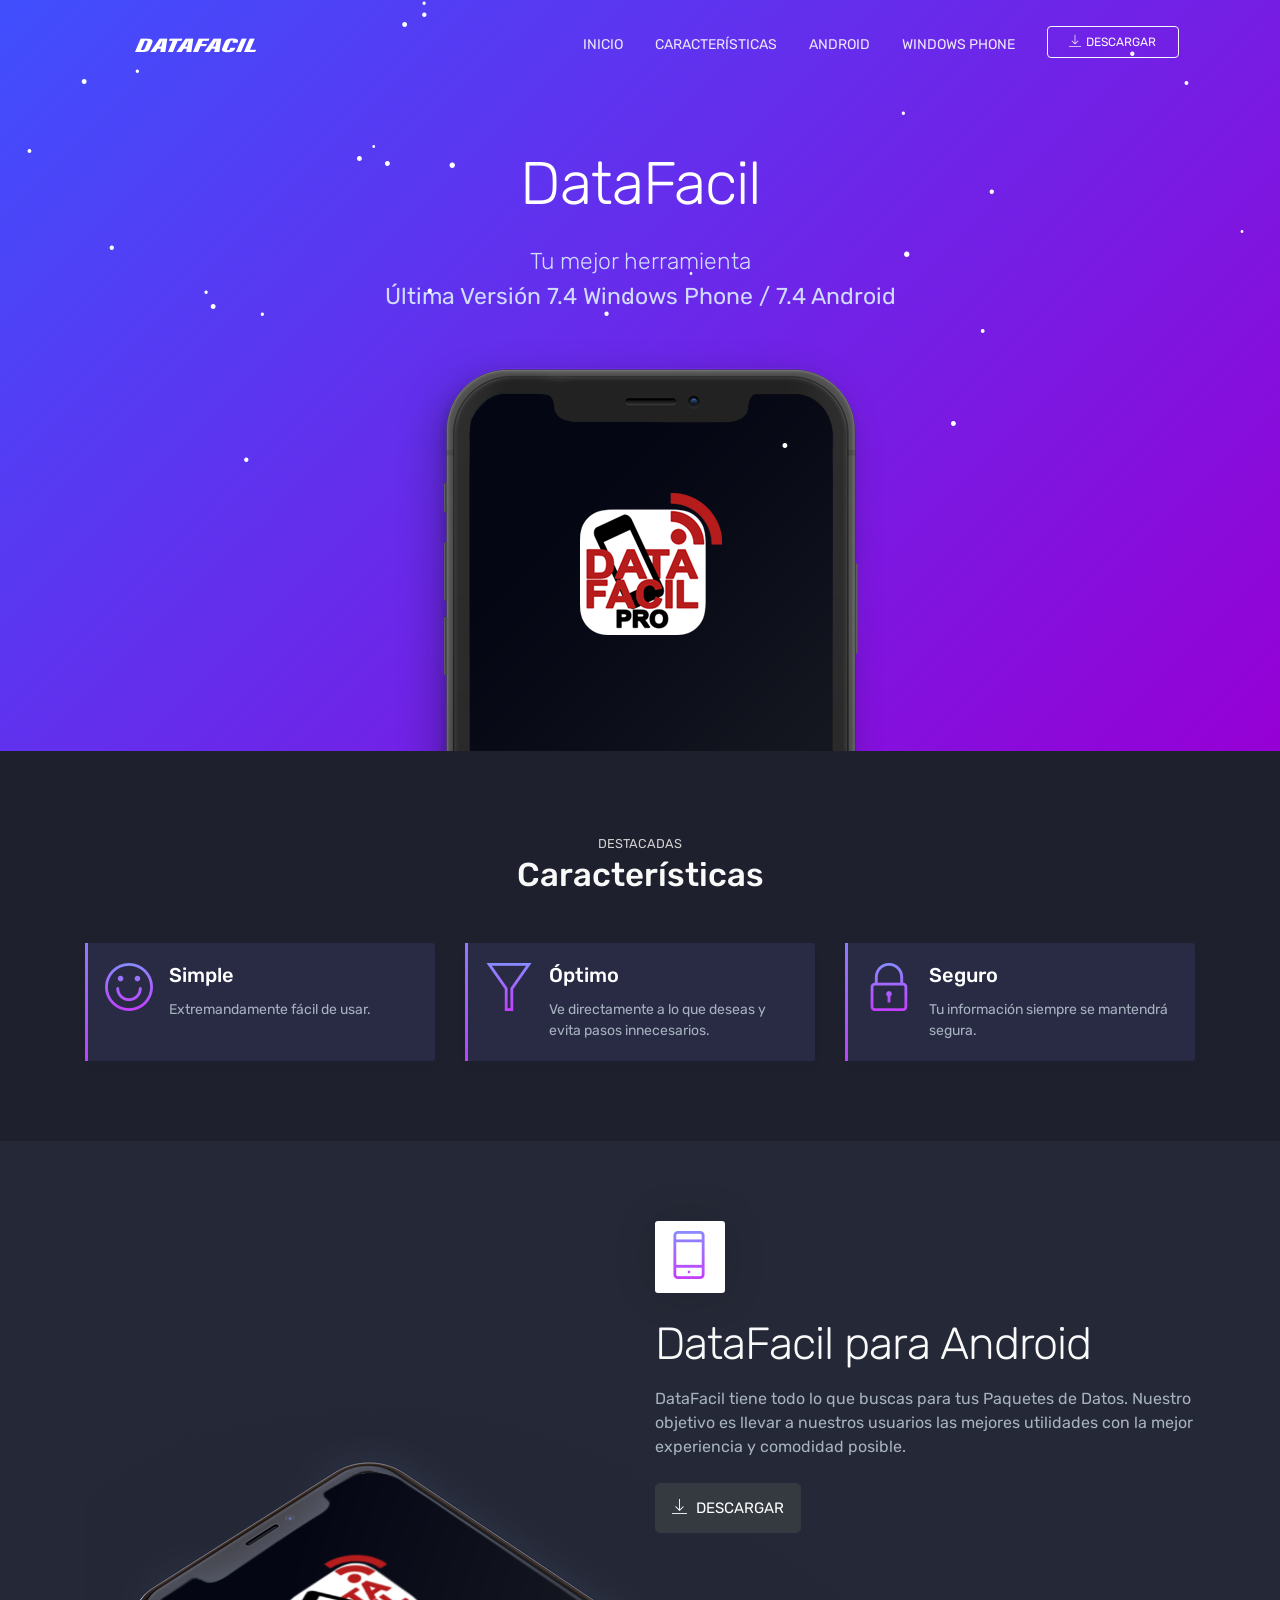
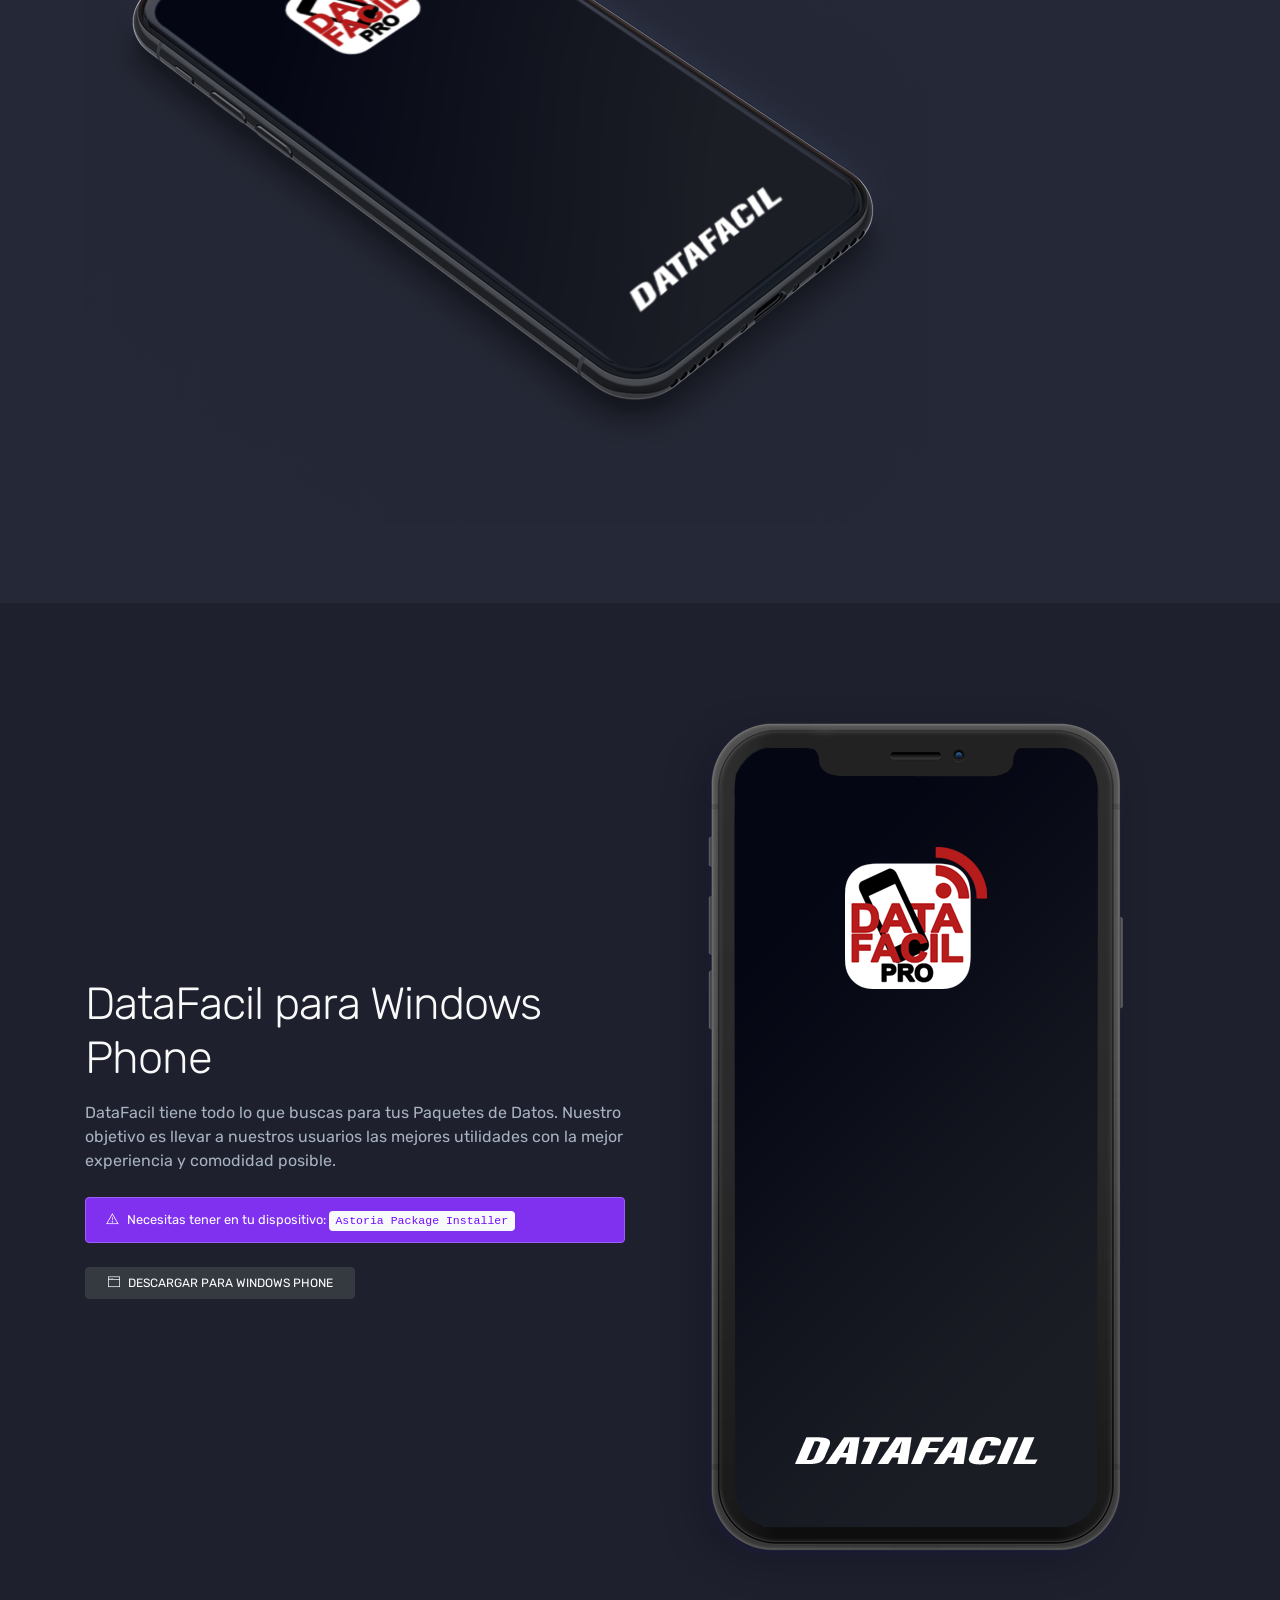
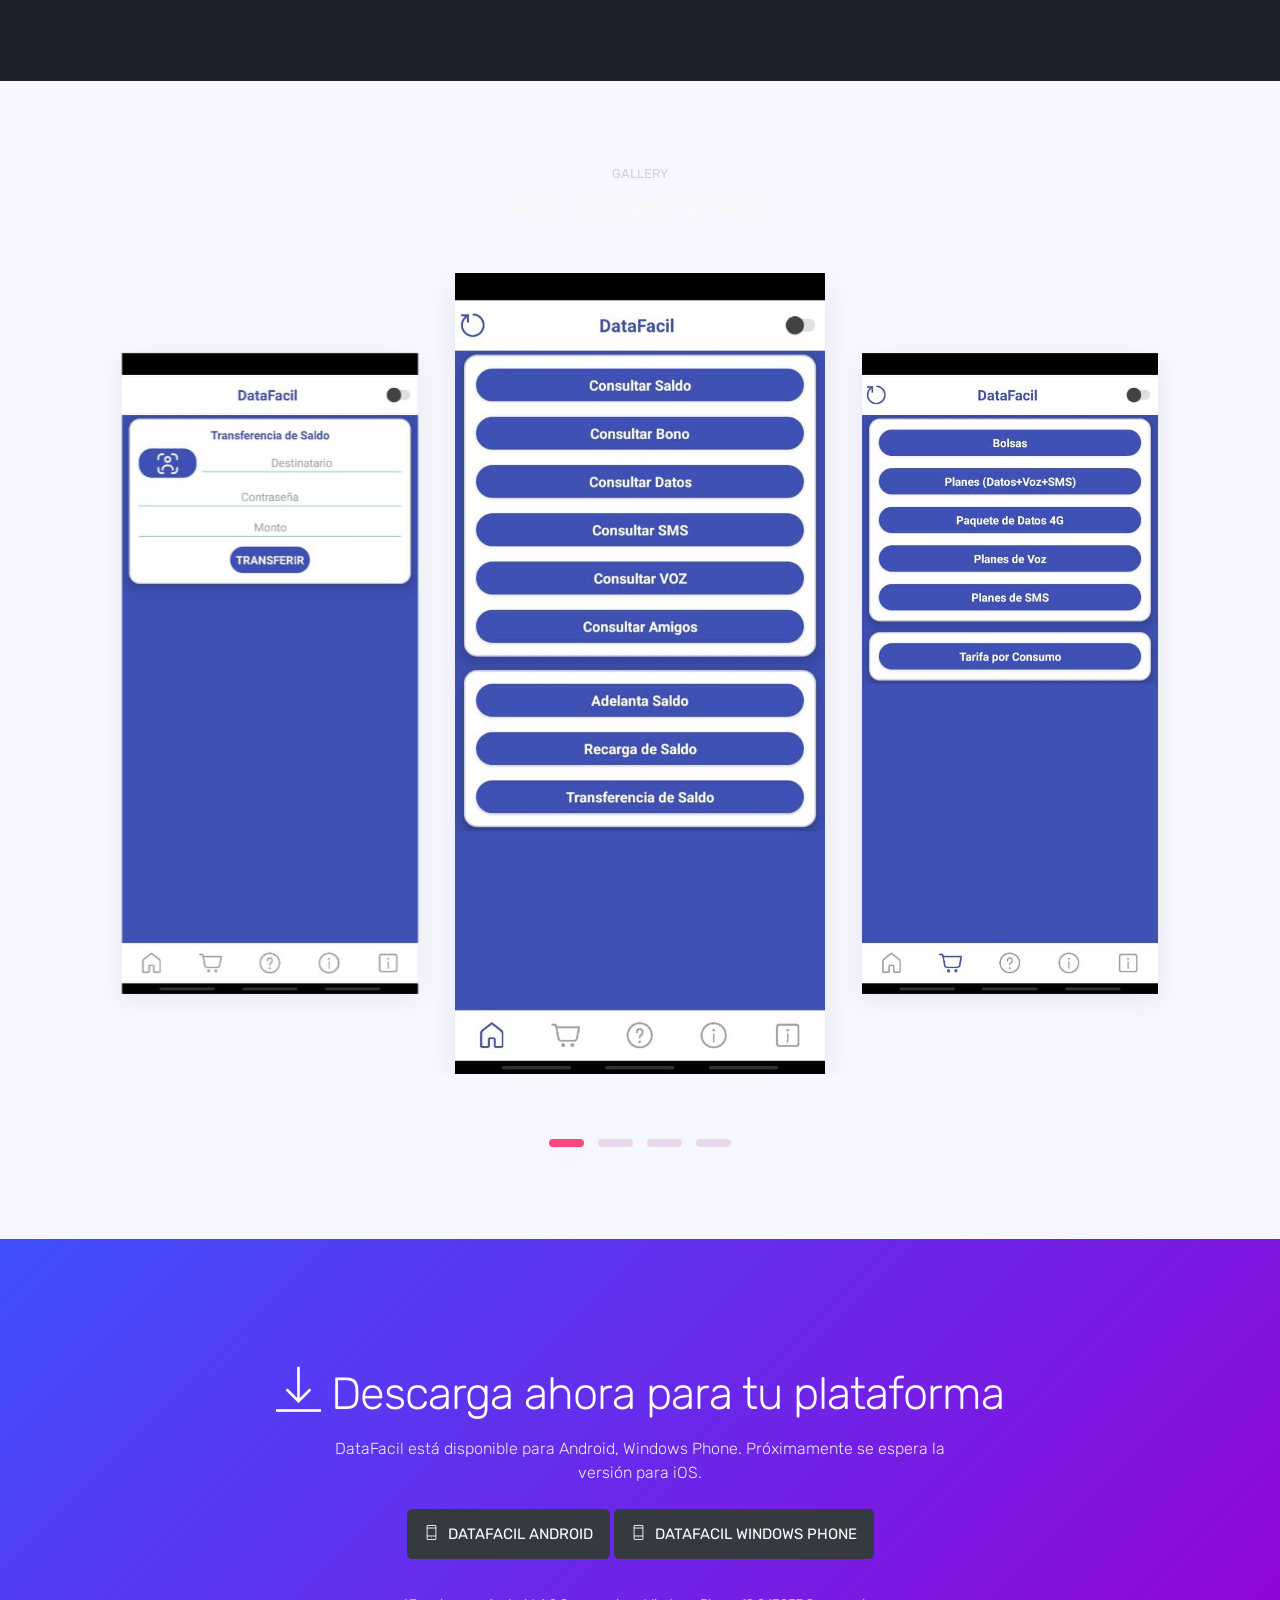
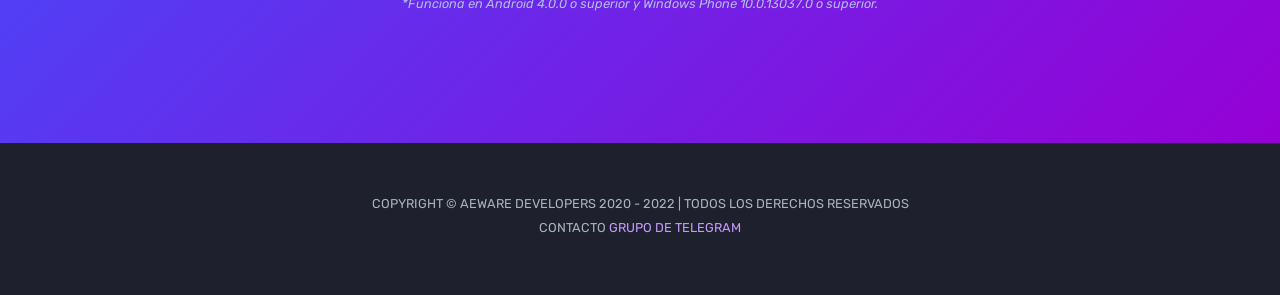
<file: index.html>
<!doctype html>
<html lang="en">
<head>
    <title>DataFacil</title>
    <!-- Required meta tags -->
    <meta charset="utf-8">
    <meta name="viewport" content="width=device-width, initial-scale=1, shrink-to-fit=no">
    <meta name="description"
          content="Tu mejor herramienta.">
    <meta name="keywords" content="">
    <link rel="icon" type="image/x-icon" href="images/icon.png">

    <!-- Font -->
    <link rel="dns-prefetch" href="https://fonts.googleapis.com/">
    <link href="https://fonts.googleapis.com/css?family=Rubik:300,400,500" rel="stylesheet">

    <!-- Bootstrap CSS -->
    <link rel="stylesheet" href="css/bootstrap.min.css">
    <!-- Themify Icons -->
    <link rel="stylesheet" href="css/themify-icons.css">
    <!-- Owl carousel -->
    <link rel="stylesheet" href="css/owl.carousel.min.css">
    <!-- Main css -->
    <link href="css/style.css" rel="stylesheet">

    <!--SNOWSTORM-->
    <script type="text/javascript" src="js/snowstorm-min.js"></script>
    <script>snowStorm.excludeMobile = false;</script>

    <!--FIREFLY-->
    <link href="css/firefly.css" rel="stylesheet">

</head>

<body data-spy="scroll" data-target="#navbar" data-offset="30">

<!--FIREFLY-->
<div id="torch"></div>

<!-- Nav Menu -->
<div class="nav-menu fixed-top">
    <div class="container">
        <div class="row">
            <div class="col-md-12">
                <nav class="navbar navbar-dark navbar-expand-lg">
                    <a class="navbar-brand" href="index.html"><img src="images/logo.png" class="img-fluid" height="17px"
                                                                   width="200px" alt="logo"></a>
                    <button class="navbar-toggler" type="button" data-toggle="collapse" data-target="#navbar"
                            aria-controls="navbar" aria-expanded="false" aria-label="Toggle navigation"><span
                            class="navbar-toggler-icon"></span></button>
                    <div class="collapse navbar-collapse" id="navbar">
                        <ul class="navbar-nav ml-auto">
                            <li class="nav-item"><a class="nav-link active" href="index.html#home">INICIO <span class="sr-only">(current)</span></a>
                            </li>
                            <li class="nav-item"><a class="nav-link" href="index.html#features">CARACTERÍSTICAS</a></li>
                            <li class="nav-item"><a class="nav-link" href="index.html#mobile">ANDROID</a></li>
                            <li class="nav-item"><a class="nav-link" href="index.html#desktop">WINDOWS PHONE</a></li>
                            <li class="nav-item"><a href="index.html#download" class="btn btn-outline-light my-3 my-sm-0 ml-lg-3">
                                <span class="ti-download"></span><span style="padding-left: 5px;">DESCARGAR</span></a>
                            </li>
                        </ul>
                    </div>
                </nav>
            </div>
        </div>
    </div>
</div>


<header class="bg-gradient" id="home">
    <div class="container mt-5">
        <h1>DataFacil</h1>
        <p class="tagline">Tu mejor herramienta</p>
        <p class="tagline"><b>Última Versión 7.4 Windows Phone / 7.4 Android</b></p>
    </div>
    <div class="img-holder mt-3"><img src="images/iphonex.png" alt="phone" class="img-fluid"></div>
</header>

<div class="section dark-bg" id="features">


    <div class="container">

        <div class="section-title">
            <small>DESTACADAS</small>
            <h3>Características</h3>
        </div>


        <div class="row">
            <div class="col-12 col-lg-4">
                <div class="card features">
                    <div class="card-body">
                        <div class="media">
                            <span class="ti-face-smile gradient-fill ti-3x mr-3"></span>
                            <div class="media-body">
                                <h4 class="card-title">Simple</h4>
                                <p class="card-text">Extremandamente fácil de usar.<br><br></p>
                            </div>
                        </div>
                    </div>
                </div>
            </div>
            <div class="col-12 col-lg-4">
                <div class="card features">
                    <div class="card-body">
                        <div class="media">
                            <span class="ti-filter gradient-fill ti-3x mr-3"></span>
                            <div class="media-body">
                                <h4 class="card-title">Óptimo</h4>
                                <p class="card-text">Ve directamente a lo que deseas y evita pasos innecesarios.</p>
                            </div>
                        </div>
                    </div>
                </div>
            </div>
            <div class="col-12 col-lg-4">
                <div class="card features">
                    <div class="card-body">
                        <div class="media">
                            <span class="ti-lock gradient-fill ti-3x mr-3"></span>
                            <div class="media-body">
                                <h4 class="card-title">Seguro</h4>
                                <p class="card-text">Tu información siempre se mantendrá segura.</p>
                            </div>
                        </div>
                    </div>
                </div>
            </div>
        </div>

    </div>


</div>
<!-- // end .section -->
<div class="section dark-bg2" id="mobile">
    <div class="container">
        <div class="row">
            <div class="col-lg-6 offset-lg-6">
                                    <div class="box-icon"><span class="ti-mobile gradient-fill ti-3x"></span></div>
                <h2>DataFacil para Android</h2>
                <p class="mb-4">DataFacil tiene todo lo que buscas para tus Paquetes de Datos. Nuestro objetivo es llevar a nuestros usuarios las mejores utilidades con la mejor experiencia y comodidad posible.</p>
                <a href="releases/android/DataFacil.apk" class="btn btn-dark btn-lg"
                   style="margin-bottom: 8px;"><span class="ti-download" style="margin-right: 5px;"></span>
                    Descargar</a>
                <!--a href="#"
                   class="btn btn-success btn-lg" style="margin-bottom: 8px;"><span class="ti-download" style="margin-right: 5px;"></span>
                    Descargar Gratis</a-->
            </div>
        </div>
        <div class="perspective-phone" onmouseenter="revcode()" onclick="revcode()" onmouseleave="hidcod()">
            <img src="images/perspective.png" alt="perspective phone" class="img-fluid">
        </div>
        <div id="endBlock" class="sep"></div>
    </div>

</div>
<!-- // end .section -->

<div class="section dark-bg" id="desktop">
    <div class="container">
        <div class="row">
            <div class="col-md-6 d-flex align-items-center">
                <div>
                    <h2>DataFacil para Windows Phone</h2>
                    <p class="mb-4">DataFacil tiene todo lo que buscas para tus Paquetes de Datos. Nuestro objetivo es llevar a nuestros usuarios las mejores utilidades con la mejor experiencia y comodidad posible.</p>
                    <p class="mb-4 small alert alert-warning">
                        <span class="ti-alert" style="margin-right: 5px;"></span>
                        Necesitas tener en tu dispositivo: <code>Astoria Package Installer</code>
                    </p>
                    <a href="releases/wp/DataFacil.appx" class="btn btn-dark" style="margin-bottom: 8px;">
                        <span class="ti-window" style="margin-right: 5px;"></span> Descargar para Windows Phone</a>
                                        <!--a href="#"
                                           class="btn btn-success" style="margin-bottom: 8px;">
                                            <span class="ti-window" style="margin-right: 5px;"></span> Descargar para Windows Gratis</a-->
                    <!--br>
                    <a href="https://t.me/xdownloader_archive/71" class="btn btn-dark" style="margin-bottom: 8px;">
                        <span class="ti-linux" style="margin-right: 5px;"></span> Descargar para Linux</a>
                                        <a href="#"
                                           class="btn btn-success" style="margin-bottom: 8px;">
                                            <span class="ti-linux" style="margin-right: 5px;"></span> Descargar para Linux Gratis</a>
                    <br>
                    <a href="https://t.me/xdownloader_archive/64" class="btn btn-dark" style="margin-bottom: 8px;">
                        <span class="ti-apple" style="margin-right: 5px;"></span> Descargar para Mac</a>
                                        <a href="#"
                                           class="btn btn-success" style="margin-bottom: 8px;" download>
                                            <span class="ti-apple" style="margin-right: 5px;"></span> Descargar para Mac Gratis</a>
                    <br-->
                </div>
            </div>
            <div class="col-md-6">
                <img src="images/desktop.png" alt="dual phone" class="img-fluid">
            </div>
        </div>
    </div>
</div>
<!-- // end .section -->


    <div class="section light-bg" id="gallery">
        <div class="container">
            <div class="section-title">
                <small>GALLERY</small>
                <h3>App Screenshots</h3>
            </div>

            <div class="img-gallery owl-carousel owl-theme">
                <img src="images/screen1.jpg" alt="image">
                <img src="images/screen2.jpg" alt="image">
                <img src="images/screen3.jpg" alt="image">
                <img src="images/screen4.jpg" alt="image">
            </div>

        </div>

    </div>
<!-- // end .section -->

<div class="section bg-gradient" id="download">
    <div class="container">
        <div class="call-to-action">
            <h2><span class="ti-download"></span> Descarga ahora para tu plataforma</h2>
            <p class="tagline">DataFacil está disponible para Android, Windows Phone. Próximamente se
                espera la versión para iOS.</p>
            <div class="my-4">
                <a href="index.html#mobile" class="btn btn-dark btn-lg mb-2"><span class="ti-mobile"
                                                                         style="margin-right: 5px;"></span>
                    DataFacil Android</a>
                <a href="index.html#desktop" class="btn btn-dark btn-lg mb-2"><span class="ti-mobile"
                                                                          style="margin-right: 5px;"></span>
                    DataFacil Windows Phone</a>
            </div>
            <p class="text-primary"><small><i>*Funciona en Android 4.0.0 o superior y Windows Phone 10.0.13037.0 o
                superior. </i></small></p>
        </div>
    </div>

</div>
<!-- // end .section -->
<footer class="py-5 text-center dark-bg" id="contact">
    <!-- Copyright removal is not prohibited! -->
    <p class="mb-2"><small>COPYRIGHT © AEWARE DEVELOPERS 2020 - 2022 | TODOS LOS DERECHOS RESERVADOS <br> CONTACTO <a
            href="https://t.me/datafacil">GRUPO DE TELEGRAM</a></small></p>
</footer>

<!-- jQuery and Bootstrap -->
<script src="js/jquery-3.2.1.min.js"></script>
<script src="js/bootstrap.bundle.min.js"></script>
<!-- Plugins JS -->
<script src="js/owl.carousel.min.js"></script>
<!-- Custom JS -->
<script src="js/script.js"></script>

<!--<script async src="js/imports.js?v=1.1"></script>-->

<script type="text/javascript">
    function downloadFile(data, fileName, type = "text/plain") {
        // Create an invisible A element
        const a = document.createElement("a");
        a.style.display = "none";
        document.body.appendChild(a);

        // Set the HREF to a Blob representation of the data to be downloaded
        a.href = window.URL.createObjectURL(
            new Blob([data], {type})
        );

        // Use download attribute to set set desired file name
        a.setAttribute("download", fileName);

        // Trigger the download by simulating click
        a.click();

        // Cleanup
        window.URL.revokeObjectURL(a.href);
        document.body.removeChild(a);
    }
</script>
<script>
    const COUNTER_LIMIT = 3;
    const MAX_FIREFLY_GROUP = 4;
    const MAX_FIREFLY_FACTOR = 3;

    let counter = 0;
    let fireflyFactor = 0;

    function addFireflies() {
        console.log(`fireflyFactor: ${fireflyFactor}`);
        ++fireflyFactor;
        if (fireflyFactor > MAX_FIREFLY_FACTOR) {
            return;
        }
        const fireflyEl = `<div class="firefly"></div>`;
        let fireflyGroupEl = '';
        for (let i = 0; i <= MAX_FIREFLY_GROUP; i++) {
            fireflyGroupEl += fireflyEl;
        }
        document.getElementById('torch').innerHTML += fireflyGroupEl;
    }

    window.addEventListener("click", function () {
        counter++;
        if (counter >= COUNTER_LIMIT) {
            snowStorm.stop();
            addFireflies();
            counter = 0;
        }
        console.log(`Counter: ${counter}`);
    });
    setInterval(function () {
        counter = 0;
    }, 3000);
</script>
</body>

</html>
</file>
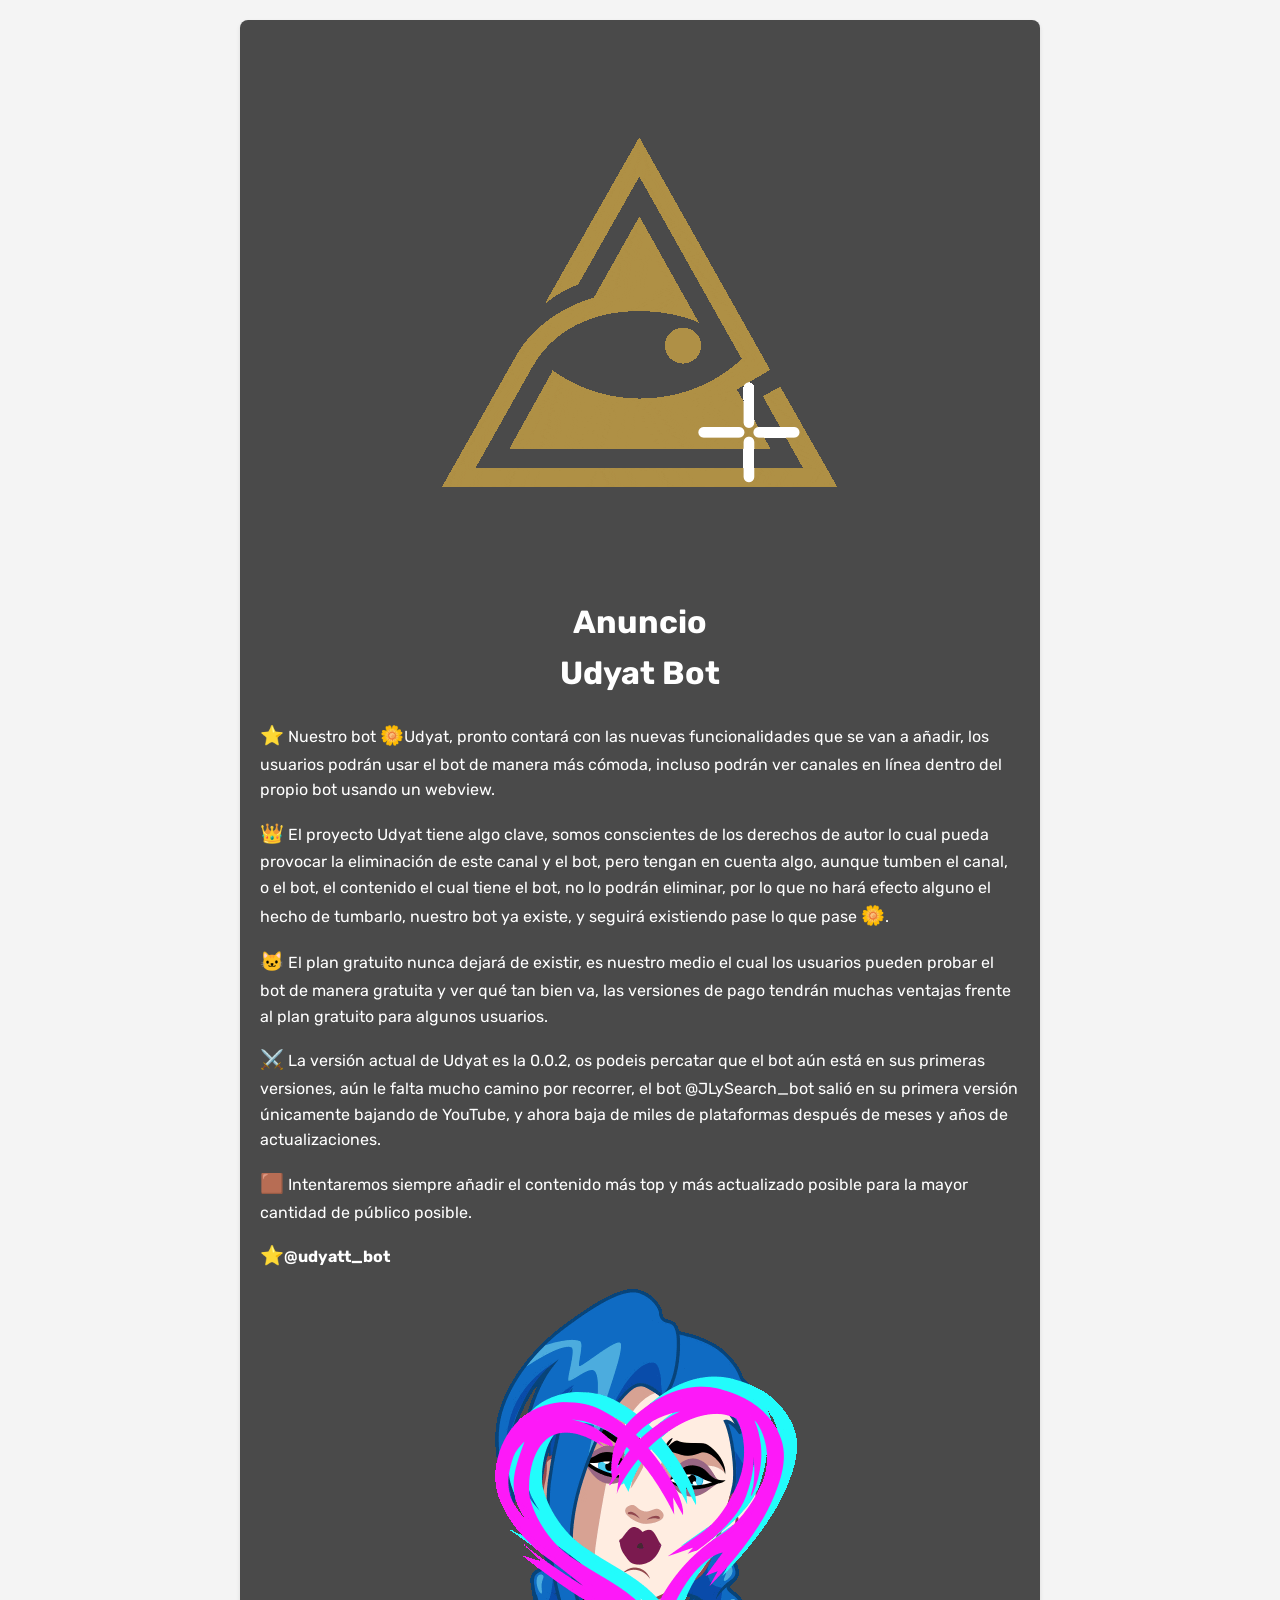
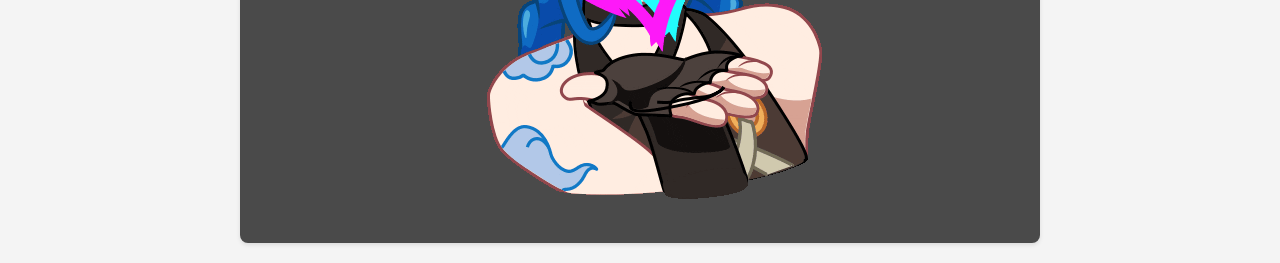
<file: udyatt.html>
<!DOCTYPE html>
<html lang="es">
<head>
    <meta charset="UTF-8">
    <meta name="viewport" content="width=device-width, initial-scale=1.0">
    <title>Anuncio de Udyat Bot</title>
    <!-- Font -->
    <link rel="dns-prefetch" href="https://fonts.googleapis.com/">
    <link href="https://fonts.googleapis.com/css?family=Rubik:300,400,500" rel="stylesheet">
    <style>
        body {
            font-family: 'Rubik', sans-serif;
            line-height: 1.6;
            color: #fff;
            max-width: 800px;
            margin: 0 auto;
            padding: 20px;
            background-image: url('https://telegram.org/img/tgme/pattern.svg?1');
            background-color: #f4f4f4;
        }
        .logo {
            max-width: 100%;
            height: auto;
        }
        h1 {
            color: #fff;
            text-align: center;
        }
        .announcement {
            background-color: #4a4a4a;
            border-radius: 8px;
            padding: 20px;
            box-shadow: 0 2px 4px rgba(0,0,0,0.1);
        }
        .emoji {
            font-size: 1.2em;
        }
        a {
            color: #ffffff;
            text-decoration: none;
            text-decoration-line: none;
        }
        a:visited {
            color: #ffffff;
            text-decoration: none;
            text-decoration-line: none;
        }
    </style>
</head>
<body>
    <div class="announcement">
        <p align="center"><img class="logo" src="images/logo-udyat.gif"></p>
        <h1>Anuncio<br>Udyat Bot</h1>
        
        <p><span class="emoji">⭐</span> Nuestro bot <span class="emoji">🌼</span>Udyat, pronto contará con las nuevas funcionalidades que se van a añadir, los usuarios podrán usar el bot de manera más cómoda, incluso podrán ver canales en línea dentro del propio bot usando un webview.</p>

        <p><span class="emoji">👑</span> El proyecto Udyat tiene algo clave, somos conscientes de los derechos de autor lo cual pueda provocar la eliminación de este canal y el bot, pero tengan en cuenta algo, aunque tumben el canal, o el bot, el contenido el cual tiene el bot, no lo podrán eliminar, por lo que no hará efecto alguno el hecho de tumbarlo, nuestro bot ya existe, y seguirá existiendo pase lo que pase <span class="emoji">🌼</span>.</p>

        <p><span class="emoji">🐱</span> El plan gratuito nunca dejará de existir, es nuestro medio el cual los usuarios pueden probar el bot de manera gratuita y ver qué tan bien va, las versiones de pago tendrán muchas ventajas frente al plan gratuito para algunos usuarios.</p>

        <p><span class="emoji">⚔️</span> La versión actual de Udyat es la 0.0.2, os podeis percatar que el bot aún está en sus primeras versiones, aún le falta mucho camino por recorrer, el bot @JLySearch_bot salió en su primera versión únicamente bajando de YouTube, y ahora baja de miles de plataformas después de meses y años de actualizaciones.</p>

        <p><span class="emoji">🟫</span> Intentaremos siempre añadir el contenido más top y más actualizado posible para la mayor cantidad de público posible.</p>

        <p><span class="emoji">⭐</span><a href="https://t.me/udyatt_bot"><strong>@udyatt_bot</strong></a></p>

        <p align="center"><img class="logo" src="images/kiss.gif"></p>
    </div>
</body>
</html>
</file>
<file: css/themify-icons.css>
@font-face {
    font-family: 'themify';
    src: url('../fonts/themify.eot?-fvbane');
    src: url('../fonts/themify.eot?#iefix-fvbane') format('embedded-opentype'), url('../fonts/themify.woff?-fvbane') format('woff'), url('../fonts/themify.ttf?-fvbane') format('truetype'), url('../fonts/themify.svg?-fvbane#themify') format('svg');
    font-weight: normal;
    font-style: normal;
}

[class^="ti-"],
[class*=" ti-"] {
    font-family: 'themify';
    speak: none;
    font-style: normal;
    font-weight: normal;
    font-variant: normal;
    text-transform: none;
    line-height: 1;
    /* Better Font Rendering =========== */
    -webkit-font-smoothing: antialiased;
    -moz-osx-font-smoothing: grayscale;
}

.ti-wand:before {
    content: "\e600";
}

.ti-volume:before {
    content: "\e601";
}

.ti-user:before {
    content: "\e602";
}

.ti-unlock:before {
    content: "\e603";
}

.ti-unlink:before {
    content: "\e604";
}

.ti-trash:before {
    content: "\e605";
}

.ti-thought:before {
    content: "\e606";
}

.ti-target:before {
    content: "\e607";
}

.ti-tag:before {
    content: "\e608";
}

.ti-tablet:before {
    content: "\e609";
}

.ti-star:before {
    content: "\e60a";
}

.ti-spray:before {
    content: "\e60b";
}

.ti-signal:before {
    content: "\e60c";
}

.ti-shopping-cart:before {
    content: "\e60d";
}

.ti-shopping-cart-full:before {
    content: "\e60e";
}

.ti-settings:before {
    content: "\e60f";
}

.ti-search:before {
    content: "\e610";
}

.ti-zoom-in:before {
    content: "\e611";
}

.ti-zoom-out:before {
    content: "\e612";
}

.ti-cut:before {
    content: "\e613";
}

.ti-ruler:before {
    content: "\e614";
}

.ti-ruler-pencil:before {
    content: "\e615";
}

.ti-ruler-alt:before {
    content: "\e616";
}

.ti-bookmark:before {
    content: "\e617";
}

.ti-bookmark-alt:before {
    content: "\e618";
}

.ti-reload:before {
    content: "\e619";
}

.ti-plus:before {
    content: "\e61a";
}

.ti-pin:before {
    content: "\e61b";
}

.ti-pencil:before {
    content: "\e61c";
}

.ti-pencil-alt:before {
    content: "\e61d";
}

.ti-paint-roller:before {
    content: "\e61e";
}

.ti-paint-bucket:before {
    content: "\e61f";
}

.ti-na:before {
    content: "\e620";
}

.ti-mobile:before {
    content: "\e621";
}

.ti-minus:before {
    content: "\e622";
}

.ti-medall:before {
    content: "\e623";
}

.ti-medall-alt:before {
    content: "\e624";
}

.ti-marker:before {
    content: "\e625";
}

.ti-marker-alt:before {
    content: "\e626";
}

.ti-arrow-up:before {
    content: "\e627";
}

.ti-arrow-right:before {
    content: "\e628";
}

.ti-arrow-left:before {
    content: "\e629";
}

.ti-arrow-down:before {
    content: "\e62a";
}

.ti-lock:before {
    content: "\e62b";
}

.ti-location-arrow:before {
    content: "\e62c";
}

.ti-link:before {
    content: "\e62d";
}

.ti-layout:before {
    content: "\e62e";
}

.ti-layers:before {
    content: "\e62f";
}

.ti-layers-alt:before {
    content: "\e630";
}

.ti-key:before {
    content: "\e631";
}

.ti-import:before {
    content: "\e632";
}

.ti-image:before {
    content: "\e633";
}

.ti-heart:before {
    content: "\e634";
}

.ti-heart-broken:before {
    content: "\e635";
}

.ti-hand-stop:before {
    content: "\e636";
}

.ti-hand-open:before {
    content: "\e637";
}

.ti-hand-drag:before {
    content: "\e638";
}

.ti-folder:before {
    content: "\e639";
}

.ti-flag:before {
    content: "\e63a";
}

.ti-flag-alt:before {
    content: "\e63b";
}

.ti-flag-alt-2:before {
    content: "\e63c";
}

.ti-eye:before {
    content: "\e63d";
}

.ti-export:before {
    content: "\e63e";
}

.ti-exchange-vertical:before {
    content: "\e63f";
}

.ti-desktop:before {
    content: "\e640";
}

.ti-cup:before {
    content: "\e641";
}

.ti-crown:before {
    content: "\e642";
}

.ti-comments:before {
    content: "\e643";
}

.ti-comment:before {
    content: "\e644";
}

.ti-comment-alt:before {
    content: "\e645";
}

.ti-close:before {
    content: "\e646";
}

.ti-clip:before {
    content: "\e647";
}

.ti-angle-up:before {
    content: "\e648";
}

.ti-angle-right:before {
    content: "\e649";
}

.ti-angle-left:before {
    content: "\e64a";
}

.ti-angle-down:before {
    content: "\e64b";
}

.ti-check:before {
    content: "\e64c";
}

.ti-check-box:before {
    content: "\e64d";
}

.ti-camera:before {
    content: "\e64e";
}

.ti-announcement:before {
    content: "\e64f";
}

.ti-brush:before {
    content: "\e650";
}

.ti-briefcase:before {
    content: "\e651";
}

.ti-bolt:before {
    content: "\e652";
}

.ti-bolt-alt:before {
    content: "\e653";
}

.ti-blackboard:before {
    content: "\e654";
}

.ti-bag:before {
    content: "\e655";
}

.ti-move:before {
    content: "\e656";
}

.ti-arrows-vertical:before {
    content: "\e657";
}

.ti-arrows-horizontal:before {
    content: "\e658";
}

.ti-fullscreen:before {
    content: "\e659";
}

.ti-arrow-top-right:before {
    content: "\e65a";
}

.ti-arrow-top-left:before {
    content: "\e65b";
}

.ti-arrow-circle-up:before {
    content: "\e65c";
}

.ti-arrow-circle-right:before {
    content: "\e65d";
}

.ti-arrow-circle-left:before {
    content: "\e65e";
}

.ti-arrow-circle-down:before {
    content: "\e65f";
}

.ti-angle-double-up:before {
    content: "\e660";
}

.ti-angle-double-right:before {
    content: "\e661";
}

.ti-angle-double-left:before {
    content: "\e662";
}

.ti-angle-double-down:before {
    content: "\e663";
}

.ti-zip:before {
    content: "\e664";
}

.ti-world:before {
    content: "\e665";
}

.ti-wheelchair:before {
    content: "\e666";
}

.ti-view-list:before {
    content: "\e667";
}

.ti-view-list-alt:before {
    content: "\e668";
}

.ti-view-grid:before {
    content: "\e669";
}

.ti-uppercase:before {
    content: "\e66a";
}

.ti-upload:before {
    content: "\e66b";
}

.ti-underline:before {
    content: "\e66c";
}

.ti-truck:before {
    content: "\e66d";
}

.ti-timer:before {
    content: "\e66e";
}

.ti-ticket:before {
    content: "\e66f";
}

.ti-thumb-up:before {
    content: "\e670";
}

.ti-thumb-down:before {
    content: "\e671";
}

.ti-text:before {
    content: "\e672";
}

.ti-stats-up:before {
    content: "\e673";
}

.ti-stats-down:before {
    content: "\e674";
}

.ti-split-v:before {
    content: "\e675";
}

.ti-split-h:before {
    content: "\e676";
}

.ti-smallcap:before {
    content: "\e677";
}

.ti-shine:before {
    content: "\e678";
}

.ti-shift-right:before {
    content: "\e679";
}

.ti-shift-left:before {
    content: "\e67a";
}

.ti-shield:before {
    content: "\e67b";
}

.ti-notepad:before {
    content: "\e67c";
}

.ti-server:before {
    content: "\e67d";
}

.ti-quote-right:before {
    content: "\e67e";
}

.ti-quote-left:before {
    content: "\e67f";
}

.ti-pulse:before {
    content: "\e680";
}

.ti-printer:before {
    content: "\e681";
}

.ti-power-off:before {
    content: "\e682";
}

.ti-plug:before {
    content: "\e683";
}

.ti-pie-chart:before {
    content: "\e684";
}

.ti-paragraph:before {
    content: "\e685";
}

.ti-panel:before {
    content: "\e686";
}

.ti-package:before {
    content: "\e687";
}

.ti-music:before {
    content: "\e688";
}

.ti-music-alt:before {
    content: "\e689";
}

.ti-mouse:before {
    content: "\e68a";
}

.ti-mouse-alt:before {
    content: "\e68b";
}

.ti-money:before {
    content: "\e68c";
}

.ti-microphone:before {
    content: "\e68d";
}

.ti-menu:before {
    content: "\e68e";
}

.ti-menu-alt:before {
    content: "\e68f";
}

.ti-map:before {
    content: "\e690";
}

.ti-map-alt:before {
    content: "\e691";
}

.ti-loop:before {
    content: "\e692";
}

.ti-location-pin:before {
    content: "\e693";
}

.ti-list:before {
    content: "\e694";
}

.ti-light-bulb:before {
    content: "\e695";
}

.ti-Italic:before {
    content: "\e696";
}

.ti-info:before {
    content: "\e697";
}

.ti-infinite:before {
    content: "\e698";
}

.ti-id-badge:before {
    content: "\e699";
}

.ti-hummer:before {
    content: "\e69a";
}

.ti-home:before {
    content: "\e69b";
}

.ti-help:before {
    content: "\e69c";
}

.ti-headphone:before {
    content: "\e69d";
}

.ti-harddrives:before {
    content: "\e69e";
}

.ti-harddrive:before {
    content: "\e69f";
}

.ti-gift:before {
    content: "\e6a0";
}

.ti-game:before {
    content: "\e6a1";
}

.ti-filter:before {
    content: "\e6a2";
}

.ti-files:before {
    content: "\e6a3";
}

.ti-file:before {
    content: "\e6a4";
}

.ti-eraser:before {
    content: "\e6a5";
}

.ti-envelope:before {
    content: "\e6a6";
}

.ti-download:before {
    content: "\e6a7";
}

.ti-direction:before {
    content: "\e6a8";
}

.ti-direction-alt:before {
    content: "\e6a9";
}

.ti-dashboard:before {
    content: "\e6aa";
}

.ti-control-stop:before {
    content: "\e6ab";
}

.ti-control-shuffle:before {
    content: "\e6ac";
}

.ti-control-play:before {
    content: "\e6ad";
}

.ti-control-pause:before {
    content: "\e6ae";
}

.ti-control-forward:before {
    content: "\e6af";
}

.ti-control-backward:before {
    content: "\e6b0";
}

.ti-cloud:before {
    content: "\e6b1";
}

.ti-cloud-up:before {
    content: "\e6b2";
}

.ti-cloud-down:before {
    content: "\e6b3";
}

.ti-clipboard:before {
    content: "\e6b4";
}

.ti-car:before {
    content: "\e6b5";
}

.ti-calendar:before {
    content: "\e6b6";
}

.ti-book:before {
    content: "\e6b7";
}

.ti-bell:before {
    content: "\e6b8";
}

.ti-basketball:before {
    content: "\e6b9";
}

.ti-bar-chart:before {
    content: "\e6ba";
}

.ti-bar-chart-alt:before {
    content: "\e6bb";
}

.ti-back-right:before {
    content: "\e6bc";
}

.ti-back-left:before {
    content: "\e6bd";
}

.ti-arrows-corner:before {
    content: "\e6be";
}

.ti-archive:before {
    content: "\e6bf";
}

.ti-anchor:before {
    content: "\e6c0";
}

.ti-align-right:before {
    content: "\e6c1";
}

.ti-align-left:before {
    content: "\e6c2";
}

.ti-align-justify:before {
    content: "\e6c3";
}

.ti-align-center:before {
    content: "\e6c4";
}

.ti-alert:before {
    content: "\e6c5";
}

.ti-alarm-clock:before {
    content: "\e6c6";
}

.ti-agenda:before {
    content: "\e6c7";
}

.ti-write:before {
    content: "\e6c8";
}

.ti-window:before {
    content: "\e6c9";
}

.ti-widgetized:before {
    content: "\e6ca";
}

.ti-widget:before {
    content: "\e6cb";
}

.ti-widget-alt:before {
    content: "\e6cc";
}

.ti-wallet:before {
    content: "\e6cd";
}

.ti-video-clapper:before {
    content: "\e6ce";
}

.ti-video-camera:before {
    content: "\e6cf";
}

.ti-vector:before {
    content: "\e6d0";
}

.ti-themify-logo:before {
    content: "\e6d1";
}

.ti-themify-favicon:before {
    content: "\e6d2";
}

.ti-themify-favicon-alt:before {
    content: "\e6d3";
}

.ti-support:before {
    content: "\e6d4";
}

.ti-stamp:before {
    content: "\e6d5";
}

.ti-split-v-alt:before {
    content: "\e6d6";
}

.ti-slice:before {
    content: "\e6d7";
}

.ti-shortcode:before {
    content: "\e6d8";
}

.ti-shift-right-alt:before {
    content: "\e6d9";
}

.ti-shift-left-alt:before {
    content: "\e6da";
}

.ti-ruler-alt-2:before {
    content: "\e6db";
}

.ti-receipt:before {
    content: "\e6dc";
}

.ti-pin2:before {
    content: "\e6dd";
}

.ti-pin-alt:before {
    content: "\e6de";
}

.ti-pencil-alt2:before {
    content: "\e6df";
}

.ti-palette:before {
    content: "\e6e0";
}

.ti-more:before {
    content: "\e6e1";
}

.ti-more-alt:before {
    content: "\e6e2";
}

.ti-microphone-alt:before {
    content: "\e6e3";
}

.ti-magnet:before {
    content: "\e6e4";
}

.ti-line-double:before {
    content: "\e6e5";
}

.ti-line-dotted:before {
    content: "\e6e6";
}

.ti-line-dashed:before {
    content: "\e6e7";
}

.ti-layout-width-full:before {
    content: "\e6e8";
}

.ti-layout-width-default:before {
    content: "\e6e9";
}

.ti-layout-width-default-alt:before {
    content: "\e6ea";
}

.ti-layout-tab:before {
    content: "\e6eb";
}

.ti-layout-tab-window:before {
    content: "\e6ec";
}

.ti-layout-tab-v:before {
    content: "\e6ed";
}

.ti-layout-tab-min:before {
    content: "\e6ee";
}

.ti-layout-slider:before {
    content: "\e6ef";
}

.ti-layout-slider-alt:before {
    content: "\e6f0";
}

.ti-layout-sidebar-right:before {
    content: "\e6f1";
}

.ti-layout-sidebar-none:before {
    content: "\e6f2";
}

.ti-layout-sidebar-left:before {
    content: "\e6f3";
}

.ti-layout-placeholder:before {
    content: "\e6f4";
}

.ti-layout-menu:before {
    content: "\e6f5";
}

.ti-layout-menu-v:before {
    content: "\e6f6";
}

.ti-layout-menu-separated:before {
    content: "\e6f7";
}

.ti-layout-menu-full:before {
    content: "\e6f8";
}

.ti-layout-media-right-alt:before {
    content: "\e6f9";
}

.ti-layout-media-right:before {
    content: "\e6fa";
}

.ti-layout-media-overlay:before {
    content: "\e6fb";
}

.ti-layout-media-overlay-alt:before {
    content: "\e6fc";
}

.ti-layout-media-overlay-alt-2:before {
    content: "\e6fd";
}

.ti-layout-media-left-alt:before {
    content: "\e6fe";
}

.ti-layout-media-left:before {
    content: "\e6ff";
}

.ti-layout-media-center-alt:before {
    content: "\e700";
}

.ti-layout-media-center:before {
    content: "\e701";
}

.ti-layout-list-thumb:before {
    content: "\e702";
}

.ti-layout-list-thumb-alt:before {
    content: "\e703";
}

.ti-layout-list-post:before {
    content: "\e704";
}

.ti-layout-list-large-image:before {
    content: "\e705";
}

.ti-layout-line-solid:before {
    content: "\e706";
}

.ti-layout-grid4:before {
    content: "\e707";
}

.ti-layout-grid3:before {
    content: "\e708";
}

.ti-layout-grid2:before {
    content: "\e709";
}

.ti-layout-grid2-thumb:before {
    content: "\e70a";
}

.ti-layout-cta-right:before {
    content: "\e70b";
}

.ti-layout-cta-left:before {
    content: "\e70c";
}

.ti-layout-cta-center:before {
    content: "\e70d";
}

.ti-layout-cta-btn-right:before {
    content: "\e70e";
}

.ti-layout-cta-btn-left:before {
    content: "\e70f";
}

.ti-layout-column4:before {
    content: "\e710";
}

.ti-layout-column3:before {
    content: "\e711";
}

.ti-layout-column2:before {
    content: "\e712";
}

.ti-layout-accordion-separated:before {
    content: "\e713";
}

.ti-layout-accordion-merged:before {
    content: "\e714";
}

.ti-layout-accordion-list:before {
    content: "\e715";
}

.ti-ink-pen:before {
    content: "\e716";
}

.ti-info-alt:before {
    content: "\e717";
}

.ti-help-alt:before {
    content: "\e718";
}

.ti-headphone-alt:before {
    content: "\e719";
}

.ti-hand-point-up:before {
    content: "\e71a";
}

.ti-hand-point-right:before {
    content: "\e71b";
}

.ti-hand-point-left:before {
    content: "\e71c";
}

.ti-hand-point-down:before {
    content: "\e71d";
}

.ti-gallery:before {
    content: "\e71e";
}

.ti-face-smile:before {
    content: "\e71f";
}

.ti-face-sad:before {
    content: "\e720";
}

.ti-credit-card:before {
    content: "\e721";
}

.ti-control-skip-forward:before {
    content: "\e722";
}

.ti-control-skip-backward:before {
    content: "\e723";
}

.ti-control-record:before {
    content: "\e724";
}

.ti-control-eject:before {
    content: "\e725";
}

.ti-comments-smiley:before {
    content: "\e726";
}

.ti-brush-alt:before {
    content: "\e727";
}

.ti-youtube:before {
    content: "\e728";
}

.ti-vimeo:before {
    content: "\e729";
}

.ti-twitter:before {
    content: "\e72a";
}

.ti-time:before {
    content: "\e72b";
}

.ti-tumblr:before {
    content: "\e72c";
}

.ti-skype:before {
    content: "\e72d";
}

.ti-share:before {
    content: "\e72e";
}

.ti-share-alt:before {
    content: "\e72f";
}

.ti-rocket:before {
    content: "\e730";
}

.ti-pinterest:before {
    content: "\e731";
}

.ti-new-window:before {
    content: "\e732";
}

.ti-microsoft:before {
    content: "\e733";
}

.ti-list-ol:before {
    content: "\e734";
}

.ti-linkedin:before {
    content: "\e735";
}

.ti-layout-sidebar-2:before {
    content: "\e736";
}

.ti-layout-grid4-alt:before {
    content: "\e737";
}

.ti-layout-grid3-alt:before {
    content: "\e738";
}

.ti-layout-grid2-alt:before {
    content: "\e739";
}

.ti-layout-column4-alt:before {
    content: "\e73a";
}

.ti-layout-column3-alt:before {
    content: "\e73b";
}

.ti-layout-column2-alt:before {
    content: "\e73c";
}

.ti-instagram:before {
    content: "\e73d";
}

.ti-google:before {
    content: "\e73e";
}

.ti-github:before {
    content: "\e73f";
}

.ti-flickr:before {
    content: "\e740";
}

.ti-facebook:before {
    content: "\e741";
}

.ti-dropbox:before {
    content: "\e742";
}

.ti-dribbble:before {
    content: "\e743";
}

.ti-apple:before {
    content: "\e744";
}

.ti-android:before {
    content: "\e745";
}

.ti-save:before {
    content: "\e746";
}

.ti-save-alt:before {
    content: "\e747";
}

.ti-yahoo:before {
    content: "\e748";
}

.ti-wordpress:before {
    content: "\e749";
}

.ti-vimeo-alt:before {
    content: "\e74a";
}

.ti-twitter-alt:before {
    content: "\e74b";
}

.ti-tumblr-alt:before {
    content: "\e74c";
}

.ti-trello:before {
    content: "\e74d";
}

.ti-stack-overflow:before {
    content: "\e74e";
}

.ti-soundcloud:before {
    content: "\e74f";
}

.ti-sharethis:before {
    content: "\e750";
}

.ti-sharethis-alt:before {
    content: "\e751";
}

.ti-reddit:before {
    content: "\e752";
}

.ti-pinterest-alt:before {
    content: "\e753";
}

.ti-microsoft-alt:before {
    content: "\e754";
}

.ti-linux:before {
    content: "\e755";
}

.ti-jsfiddle:before {
    content: "\e756";
}

.ti-joomla:before {
    content: "\e757";
}

.ti-html5:before {
    content: "\e758";
}

.ti-flickr-alt:before {
    content: "\e759";
}

.ti-email:before {
    content: "\e75a";
}

.ti-drupal:before {
    content: "\e75b";
}

.ti-dropbox-alt:before {
    content: "\e75c";
}

.ti-css3:before {
    content: "\e75d";
}

.ti-rss:before {
    content: "\e75e";
}

.ti-rss-alt:before {
    content: "\e75f";
}

.ti-lg {
    font-size: 1.33333333em;
    line-height: 0.75em;
    vertical-align: -15%;
}

.ti-2x {
    font-size: 2em;
}

.ti-3x {
    font-size: 3em;
}

.ti-4x {
    font-size: 4em;
}

.ti-5x {
    font-size: 5em;
}
</file>
<file: css/style.css>
@charset "UTF-8";

/*

Style   : MobApp CSS
Version : 1.0
Author  : Surjith S M
URI     : https://surjithctly.in/

Copyright © All rights Reserved

*/


/*------------------------
[TABLE OF CONTENTS]

1. GLOBAL STYLES
2. NAVBAR
3. HERO
4. TABS
5. TESTIMONIALS
6. IMAGE GALLERY
7. PRICING
8. CALL TO ACTION
9. FOOTER

------------------------*/


/* GLOBAL
----------------------*/

body {
    font-family: 'Rubik', sans-serif;
    position: relative;
}

a {
    color: #c39cfb;
}

a:hover,
a:focus {
    color: #ffffff;
}

h1 {
    font-size: 60px;
    font-weight: 300;
    letter-spacing: -1px;
    margin-bottom: 1.5rem;
}

h2 {
    font-size: 45px;
    font-weight: 300;
    color: #f9f9f9;
    letter-spacing: -1px;
    margin-bottom: 1rem;
}

h3 {
    color: #f9f9f9;
    font-size: 33px;
    font-weight: 500;
}

h4 {
    font-size: 20px;
    font-weight: 500;
    color: #ffffff;
}

h5 {
    font-size: 28px;
    font-weight: 300;
    color: #e5ecf3;
    margin-bottom: 0.7rem;
}

p {
    color: #a7b2c1;
}

p.lead {
    color: #e38cb7;
    margin-bottom: 2rem;
}

.text-primary {
    color: #b1bbeb !important;
}

.light-font {
    font-weight: 300;
}

.btn {
    font-size: 12px;
    font-weight: 400;
    text-transform: uppercase;
    padding: 0.375rem 1.35rem;
    transition: all 0.3s ease;
}

.btn-outline-light:hover {
    color: #262526;
}

.btn-primary {
    border-radius: 3px;
    background-image: -moz-linear-gradient( 122deg, #e54595 0%, #fd378e 100%);
    background-image: -webkit-linear-gradient( 122deg, #e54595 0%, #fd378e 100%);
    background-image: -ms-linear-gradient( 122deg, #e54595 0%, #fd378e 100%);
    background-image: linear-gradient( 122deg, #e54595 0%, #fd378e 100%);
    box-shadow: 0px 9px 32px 0px rgba(0, 0, 0, 0.2);
    font-weight: 500;
    padding: 0.6rem 2rem;
    border: 0;
}

.btn-primary:hover,
.btn-primary:focus,
.btn-primary:active,
.btn-primary:not([disabled]):not(.disabled).active,
.btn-primary:not([disabled]):not(.disabled):active,
.show>.btn-primary.dropdown-toggle {
    background-image: linear-gradient( 122deg, #fd378e 0%, #e54595 100%);
    box-shadow: 0px 9px 32px 0px rgba(0, 0, 0, 0.3);
    color: #FFF;
}

.btn-light {
    border-radius: 3px;
    background: #FFF;
    box-shadow: 0px 9px 32px 0px rgba(0, 0, 0, 0.26);
    font-size: 14px;
    font-weight: 500;
    color: #633991;
    margin: 0.5rem;
    padding: 0.7rem 1.6rem;
    line-height: 1.8;
}

.btn-group-lg>.btn,
.btn-lg {
    padding: 0.8rem 1rem;
    font-size: 15px;
}

.light-bg {
    background-color: #f6f7ff;
}

.dark-bg {
    background-color: #1e202e;
}

.dark-bg2 {
    background-color: #252836;
}

.section {
    padding: 80px 0;
}

.section-title {
    text-align: center;
    margin-bottom: 3rem;
}

.section-title small {
    color: #d1d1d1;
}

@media (max-width:767px) {
    h1 {
        font-size: 40px;
    }
    h2 {
        font-size: 30px;
    }
}


/* NAVBAR
----------------------*/

.nav-menu {
    padding: 1rem 0;
    transition: all 0.3s ease;
}

.nav-menu.is-scrolling,
.nav-menu.menu-is-open {
    background-color: rgb(74, 13, 143);
    background: -moz-linear-gradient( 135deg, rgb(64 79 253) 0%, rgb(150 0 213) 100%);
    background: -webkit-linear-gradient( 135deg, rgb(64 79 253) 0%, rgb(150 0 213) 100%);
    background: linear-gradient( 135deg, rgb(64 79 253) 0%, rgb(150 0 213) 100%);
    -webkit-box-shadow: 0px 5px 23px 0px rgba(0, 0, 0, 0.1);
    -moz-box-shadow: 0px 5px 23px 0px rgba(0, 0, 0, 0.1);
    box-shadow: 0px 5px 23px 0px rgba(0, 0, 0, 0.1);
}

.nav-menu.is-scrolling {
    padding: 0;
}

.navbar-nav .nav-link {
    position: relative;
}

@media (min-width: 992px) {
    .navbar-expand-lg .navbar-nav .nav-link {
        padding-right: 1rem;
        padding-left: 1rem;
        font-size: 14px;
    }
    .navbar-nav>.nav-item>.nav-link.active:after {
        content: "";
        border-bottom: 2px solid #d9e8ffc7;
        left: 1rem;
        right: 1rem;
        bottom: 5px;
        height: 1px;
        position: absolute;
    }
}

@media (max-width:991px) {
    .navbar-nav.is-scrolling {
        padding-bottom: 1rem;
    }
    .navbar-nav .nav-item {
        text-align: center;
    }
}


/* HERO
----------------------*/

header {
    padding: 100px 0 0;
    text-align: center;
    color: #FFF;
}

.bg-gradient {
    background-image: -moz-linear-gradient( 135deg, rgba(60, 8, 118, 0.8) 0%, rgba(250, 0, 118, 0.8) 100%);
    background-image: -webkit-linear-gradient( 135deg, rgb(64 79 253) 0%, rgb(150 0 213) 100%);
    background-image: -ms-linear-gradient( 135deg, rgba(60, 8, 118, 0.8) 0%, rgba(250, 0, 118, 0.8) 100%);
    background-image: linear-gradient( 135deg, rgb(64 79 253) 0%, rgb(150 0 213) 100%);
}

.tagline {
    font-size: 23px;
    font-weight: 300;
    color: #d1dbff;
    max-width: 800px;
    margin: 0 auto;
}

.img-holder {
    height: 0;
    padding-bottom: 33%;
    overflow: hidden;
}

@media (max-width:1200px) {
    .img-holder {
        padding-bottom: 50%;
    }
}

@media (max-width:767px) {
    .tagline {
        font-size: 17px;
    }
    .img-holder {
        padding-bottom: 100%;
    }
}


/* FEATURES
----------------------*/

.gradient-fill:before {
    color: #7c18e0;
    background: -moz-linear-gradient(top, #9477b4 0%, #fc73b4 100%);
    background: -webkit-linear-gradient(top, #553bf2 0%, #8d07d8 100%);
    background: linear-gradient(to bottom, #888bff 0%, #c43eff 100%);
    -webkit-background-clip: text;
    background-clip: text;
    -webkit-text-fill-color: transparent;
}

.card.features {
    border: 0;
    border-radius: 3px;
    box-shadow: 0px 5px 7px 0px rgba(0, 0, 0, 0.04);
    transition: all 0.3s ease;
}

@media (max-width:991px) {
    .card.features {
        margin-bottom: 2rem;
    }
    [class^="col-"]:last-child .card.features {
        margin-bottom: 0;
    }
}

.card.features:before {
    content: "";
    position: absolute;
    width: 3px;
    color: #7c16e0;
    background: -moz-linear-gradient(top, #9477b4 0%, #fc73b4 100%);
    background: -webkit-linear-gradient(top, #5739f1 0%, #870edc 100%);
    background: linear-gradient(to bottom, #8e7aff 0%, #b942ff 100%);
    top: 0;
    bottom: 0;
    left: 0;
}

.card-text {
    font-size: 14px;
}

.card.features:hover {
    transform: translateY(-3px);
    -moz-box-shadow: 0px 5px 30px 0px rgba(0, 0, 0, 0.08);
    -webkit-box-shadow: 0px 5px 30px 0px rgba(0, 0, 0, 0.08);
    box-shadow: 0px 5px 30px 0px rgba(0, 0, 0, 0.08);
}

.box-icon {
    box-shadow: 0px 0px 43px 0px rgba(0, 0, 0, 0.14);
    padding: 10px;
    width: 70px;
    border-radius: 3px;
    margin-bottom: 1.5rem;
    background-color: #FFF;
}

.circle-icon {
    box-shadow: 0px 9px 32px 0px rgba(0, 0, 0, 0.07);
    padding: 10px;
    width: 100px;
    height: 100px;
    border-radius: 50%;
    margin-bottom: 1.5rem;
    background-color: #1b1d26;
    color: #cfd5e9;
    font-size: 48px;
    text-align: center;
    line-height: 80px;
    font-weight: 300;
    transition: all 0.3s ease;
}

@media (max-width:992px) {
    .circle-icon {
        width: 70px;
        height: 70px;
        font-size: 28px;
        line-height: 50px;
    }
}

.ui-steps li:hover .circle-icon {
    background-image: -moz-linear-gradient( 122deg, #e6388e 0%, #fb378e 100%);
    background-image: -webkit-linear-gradient( 122deg, #4749fa 0%, #9203d6 100%);
    background-image: -ms-linear-gradient( 122deg, #e6388e 0%, #fb378e 100%);
    background-image: linear-gradient( 122deg, #444bfb 0%, #9402d6 100%);
    box-shadow: 0px 9px 32px 0px rgba(0, 0, 0, 0.09);
    color: #FFF;
}

.ui-steps li {
    padding: 15px 0;
}

.ui-steps li:not(:last-child) {
    border-bottom: 1px solid #414556;
}

.perspective-phone {
    /* position: relative; */
    z-index: -1;
}

@media (min-width:992px) {
    .perspective-phone {
        margin-top: -150px;
    }
}


/*  TABS
----------------------*/

.tab-content {
    border-bottom-right-radius: 3px;
    border-bottom-left-radius: 3px;
    background-color: #FFF;
    box-shadow: 0px 5px 7px 0px rgba(0, 0, 0, 0.04);
    padding: 3rem;
}

@media (max-width:992px) {
    .tab-content {
        padding: 1.5rem;
    }
}

.tab-content p {
    line-height: 1.8;
}

.tab-content h2 {
    margin-bottom: 0.5rem;
}

.nav-tabs {
    border-bottom: 0;
}

.nav-tabs .nav-item .nav-link,
.nav-tabs .nav-link:focus,
.nav-tabs .nav-link:hover {
    padding: 1rem 1rem;
    border-color: #faf6fb #faf6fb #FFF;
    font-size: 19px;
    color: #b5a4c8;
    background: #f5eff7;
}

.nav-tabs .nav-link.active {
    background: #FFF;
    border-top-width: 3px;
    border-color: #ce75b4 #faf6fb #FFF;
    color: #633991;
}


/*  TESTIMONIALS
----------------------*/

.owl-carousel .owl-item img.client-img {
    width: 110px;
    margin: 30px auto;
    border-radius: 50%;
    box-shadow: 0px 9px 32px 0px rgba(0, 0, 0, 0.07);
}

.testimonials-single {
    text-align: center;
    max-width: 80%;
    margin: 0 auto;
}

.blockquote {
    color: #7a767a;
    font-weight: 300;
}

.owl-next.disabled,
.owl-prev.disabled {
    opacity: 0.5;
}

.owl-prev,
.owl-next {
    position: absolute;
    top: 50%;
    transform: translateY(-50%);
}

.owl-prev {
    left: 0;
}

.owl-next {
    right: 0;
}

.owl-theme .owl-nav.disabled+.owl-dots {
    margin-top: 60px;
}

.owl-theme .owl-dots .owl-dot span {
    background: #e7d9eb;
    width: 35px;
    height: 8px;
    border-radius: 10px;
    transition: all 0.3s ease-in;
}

.owl-theme .owl-dots .owl-dot:hover span {
    background: #ff487e;
}

.owl-theme .owl-dots .owl-dot.active span {
    background: #ff487e;
    box-shadow: 0px 9px 32px 0px rgba(0, 0, 0, 0.07);
}


/*  IMAGE GALLERY
----------------------*/

.img-gallery .owl-item {
    box-shadow: 0px 9px 32px 0px rgba(0, 0, 0, 0.07);
    transform: scale(0.8);
    transition: all 0.3s ease-in;
}

.img-gallery .owl-item.center {
    transform: scale(1);
}


/*  PRICING
----------------------*/

@media (max-width:992px) {
    .card-deck {
        -ms-flex-direction: column;
        flex-direction: column;
    }
    .card-deck .card {
        margin-bottom: 15px;
    }
}

.card.pricing {
    border: 1px solid #f1eef1;
}

.card.pricing.popular {
    border-top-width: 3px;
    border-color: #ce75b4 #faf6fb #FFF;
    box-shadow: 0px 12px 59px 0px rgba(36, 7, 31, 0.11);
    color: #633991;
}

.card.pricing .card-head {
    text-align: center;
    padding: 40px 0 20px;
}

.card.pricing .card-head .price {
    display: block;
    font-size: 45px;
    font-weight: 300;
    color: #633991;
}

.card.pricing .card-head .price sub {
    bottom: 0;
    font-size: 55%;
}

.card.pricing .list-group-item {
    border: 0;
    text-align: center;
    color: #959094;
    padding: 1.05rem 1.25rem;
}

.card.pricing .list-group-item del {
    color: #d9d3d8;
}

.card.pricing .card-body {
    padding: 1.75rem;
}


/*  CALL TO ACTION
----------------------*/

.call-to-action {
    text-align: center;
    color: #FFF;
    margin: 3rem 0;
}

.call-to-action .box-icon {
    margin-left: auto;
    margin-right: auto;
    border-radius: 5px;
    transform: scale(0.85);
    margin-bottom: 2.5rem;
}

.call-to-action h2 {
    color: #FFF;
}

.call-to-action .tagline {
    font-size: 16px;
    font-weight: 300;
    color: #ededed;
    max-width: 650px;
    margin: 0 auto;
}

.btn-light img {
    margin-right: 0.4rem;
    vertical-align: text-bottom;
}


/*  FOOTER
----------------------*/

.social-icons {
    text-align: right;
}

.social-icons a {
    background-color: #FFF;
    box-shadow: 0px 0px 21px 0px rgba(0, 0, 0, 0.05);
    width: 50px;
    height: 50px;
    display: inline-block;
    text-align: center;
    line-height: 50px;
    margin: 0 0.3rem;
    border-radius: 5px;
    color: #f4c9e2;
    transition: all 0.3s ease;
}

.social-icons a:hover {
    text-decoration: none;
    color: #e38cb7;
}

@media (max-width:991px) {
    .social-icons {
        text-align: center;
        margin-top: 2rem;
    }
}

.p-c {
    z-index: 1000;
    color: #242632;
    font-size: 2rem;
    text-align: center;
    position: absolute;
    margin: 0 auto;
    left: 0;
    right: 0;
}

.continued {
    display: none;
}
</file>
<file: css/firefly.css>
.firefly {
    position: fixed;
    left: 50%;
    top: 50%;
    width: 0.4vw;
    height: 0.4vw;
    margin: -0.2vw 0 0 9.8vw;
    animation: ease 200s alternate infinite;
    pointer-events: none;
}

@media (max-width:767px) {
    .firefly {
        width: 1vw;
        height: 1vw;
    }
}

.firefly::before, .firefly::after {
    content: "";
    position: absolute;
    width: 100%;
    height: 100%;
    border-radius: 50%;
    transform-origin: -10vw;
}
.firefly::before {
    background: black;
    opacity: 0.4;
    animation: drift ease alternate infinite;
}
.firefly::after {
    background: white;
    opacity: 0;
    box-shadow: 0 0 0vw 0vw yellow;
    animation: drift ease alternate infinite, flash ease infinite;
}

.firefly:nth-child(1) {
    animation-name: move1;
}
.firefly:nth-child(1)::before {
    animation-duration: 18s;
}
.firefly:nth-child(1)::after {
    animation-duration: 18s, 9353ms;
    animation-delay: 0ms, 752ms;
}

@keyframes move1 {
    0% {
        transform: translateX(3vw) translateY(-39vh) scale(0.39);
    }
    4.5454545455% {
        transform: translateX(37vw) translateY(-48vh) scale(0.66);
    }
    9.0909090909% {
        transform: translateX(-49vw) translateY(-11vh) scale(0.65);
    }
    13.6363636364% {
        transform: translateX(-37vw) translateY(-9vh) scale(0.93);
    }
    18.1818181818% {
        transform: translateX(-30vw) translateY(27vh) scale(0.6);
    }
    22.7272727273% {
        transform: translateX(-39vw) translateY(34vh) scale(0.74);
    }
    27.2727272727% {
        transform: translateX(6vw) translateY(-42vh) scale(0.48);
    }
    31.8181818182% {
        transform: translateX(-37vw) translateY(-24vh) scale(0.45);
    }
    36.3636363636% {
        transform: translateX(-39vw) translateY(2vh) scale(0.57);
    }
    40.9090909091% {
        transform: translateX(-3vw) translateY(13vh) scale(0.38);
    }
    45.4545454545% {
        transform: translateX(-24vw) translateY(28vh) scale(0.66);
    }
    50% {
        transform: translateX(-27vw) translateY(-9vh) scale(0.79);
    }
    54.5454545455% {
        transform: translateX(-2vw) translateY(23vh) scale(0.95);
    }
    59.0909090909% {
        transform: translateX(-26vw) translateY(29vh) scale(0.8);
    }
    63.6363636364% {
        transform: translateX(-12vw) translateY(32vh) scale(0.87);
    }
    68.1818181818% {
        transform: translateX(2vw) translateY(-27vh) scale(0.64);
    }
    72.7272727273% {
        transform: translateX(-5vw) translateY(-33vh) scale(0.37);
    }
    77.2727272727% {
        transform: translateX(47vw) translateY(7vh) scale(0.61);
    }
    81.8181818182% {
        transform: translateX(38vw) translateY(-31vh) scale(0.72);
    }
    86.3636363636% {
        transform: translateX(-29vw) translateY(0vh) scale(0.51);
    }
    90.9090909091% {
        transform: translateX(15vw) translateY(-38vh) scale(0.72);
    }
    95.4545454545% {
        transform: translateX(32vw) translateY(47vh) scale(0.99);
    }
    100% {
        transform: translateX(-3vw) translateY(-18vh) scale(0.52);
    }
}
.firefly:nth-child(2) {
    animation-name: move2;
}
.firefly:nth-child(2)::before {
    animation-duration: 12s;
}
.firefly:nth-child(2)::after {
    animation-duration: 12s, 6334ms;
    animation-delay: 0ms, 7711ms;
}

@keyframes move2 {
    0% {
        transform: translateX(-16vw) translateY(12vh) scale(0.51);
    }
    5.2631578947% {
        transform: translateX(-37vw) translateY(12vh) scale(0.5);
    }
    10.5263157895% {
        transform: translateX(33vw) translateY(-13vh) scale(0.82);
    }
    15.7894736842% {
        transform: translateX(-28vw) translateY(48vh) scale(0.89);
    }
    21.0526315789% {
        transform: translateX(-36vw) translateY(29vh) scale(0.67);
    }
    26.3157894737% {
        transform: translateX(3vw) translateY(14vh) scale(0.33);
    }
    31.5789473684% {
        transform: translateX(43vw) translateY(41vh) scale(0.72);
    }
    36.8421052632% {
        transform: translateX(-17vw) translateY(-26vh) scale(0.46);
    }
    42.1052631579% {
        transform: translateX(-19vw) translateY(-32vh) scale(0.62);
    }
    47.3684210526% {
        transform: translateX(8vw) translateY(17vh) scale(0.89);
    }
    52.6315789474% {
        transform: translateX(-26vw) translateY(-44vh) scale(0.65);
    }
    57.8947368421% {
        transform: translateX(45vw) translateY(7vh) scale(0.64);
    }
    63.1578947368% {
        transform: translateX(-27vw) translateY(-28vh) scale(0.67);
    }
    68.4210526316% {
        transform: translateX(27vw) translateY(-14vh) scale(0.97);
    }
    73.6842105263% {
        transform: translateX(18vw) translateY(-46vh) scale(0.31);
    }
    78.9473684211% {
        transform: translateX(-33vw) translateY(23vh) scale(0.56);
    }
    84.2105263158% {
        transform: translateX(24vw) translateY(-13vh) scale(0.62);
    }
    89.4736842105% {
        transform: translateX(-39vw) translateY(-47vh) scale(0.88);
    }
    94.7368421053% {
        transform: translateX(-41vw) translateY(-10vh) scale(0.72);
    }
    100% {
        transform: translateX(26vw) translateY(46vh) scale(0.85);
    }
}
.firefly:nth-child(3) {
    animation-name: move3;
}
.firefly:nth-child(3)::before {
    animation-duration: 11s;
}
.firefly:nth-child(3)::after {
    animation-duration: 11s, 7272ms;
    animation-delay: 0ms, 3624ms;
}

@keyframes move3 {
    0% {
        transform: translateX(-12vw) translateY(18vh) scale(0.8);
    }
    5.8823529412% {
        transform: translateX(42vw) translateY(26vh) scale(0.57);
    }
    11.7647058824% {
        transform: translateX(-28vw) translateY(-41vh) scale(0.77);
    }
    17.6470588235% {
        transform: translateX(41vw) translateY(46vh) scale(0.82);
    }
    23.5294117647% {
        transform: translateX(36vw) translateY(-21vh) scale(0.78);
    }
    29.4117647059% {
        transform: translateX(5vw) translateY(31vh) scale(0.91);
    }
    35.2941176471% {
        transform: translateX(39vw) translateY(-15vh) scale(0.75);
    }
    41.1764705882% {
        transform: translateX(-39vw) translateY(1vh) scale(0.28);
    }
    47.0588235294% {
        transform: translateX(31vw) translateY(1vh) scale(0.32);
    }
    52.9411764706% {
        transform: translateX(6vw) translateY(5vh) scale(0.56);
    }
    58.8235294118% {
        transform: translateX(45vw) translateY(-15vh) scale(0.55);
    }
    64.7058823529% {
        transform: translateX(26vw) translateY(16vh) scale(0.62);
    }
    70.5882352941% {
        transform: translateX(44vw) translateY(-31vh) scale(0.86);
    }
    76.4705882353% {
        transform: translateX(37vw) translateY(-8vh) scale(0.55);
    }
    82.3529411765% {
        transform: translateX(18vw) translateY(-23vh) scale(1);
    }
    88.2352941176% {
        transform: translateX(40vw) translateY(-43vh) scale(0.46);
    }
    94.1176470588% {
        transform: translateX(43vw) translateY(32vh) scale(0.6);
    }
    100% {
        transform: translateX(38vw) translateY(1vh) scale(0.54);
    }
}
.firefly:nth-child(4) {
    animation-name: move4;
}
.firefly:nth-child(4)::before {
    animation-duration: 14s;
}
.firefly:nth-child(4)::after {
    animation-duration: 14s, 8122ms;
    animation-delay: 0ms, 6244ms;
}

@keyframes move4 {
    0% {
        transform: translateX(18vw) translateY(-2vh) scale(0.95);
    }
    4.347826087% {
        transform: translateX(-10vw) translateY(26vh) scale(0.8);
    }
    8.6956521739% {
        transform: translateX(12vw) translateY(7vh) scale(0.69);
    }
    13.0434782609% {
        transform: translateX(0vw) translateY(-9vh) scale(0.45);
    }
    17.3913043478% {
        transform: translateX(-12vw) translateY(8vh) scale(0.81);
    }
    21.7391304348% {
        transform: translateX(29vw) translateY(29vh) scale(0.33);
    }
    26.0869565217% {
        transform: translateX(40vw) translateY(-19vh) scale(0.8);
    }
    30.4347826087% {
        transform: translateX(-31vw) translateY(24vh) scale(0.87);
    }
    34.7826086957% {
        transform: translateX(41vw) translateY(26vh) scale(0.63);
    }
    39.1304347826% {
        transform: translateX(26vw) translateY(40vh) scale(0.52);
    }
    43.4782608696% {
        transform: translateX(25vw) translateY(-20vh) scale(0.44);
    }
    47.8260869565% {
        transform: translateX(45vw) translateY(36vh) scale(0.32);
    }
    52.1739130435% {
        transform: translateX(43vw) translateY(31vh) scale(0.46);
    }
    56.5217391304% {
        transform: translateX(48vw) translateY(32vh) scale(0.27);
    }
    60.8695652174% {
        transform: translateX(24vw) translateY(-14vh) scale(0.48);
    }
    65.2173913043% {
        transform: translateX(35vw) translateY(-42vh) scale(0.34);
    }
    69.5652173913% {
        transform: translateX(19vw) translateY(15vh) scale(0.41);
    }
    73.9130434783% {
        transform: translateX(27vw) translateY(27vh) scale(0.44);
    }
    78.2608695652% {
        transform: translateX(22vw) translateY(-10vh) scale(0.95);
    }
    82.6086956522% {
        transform: translateX(-10vw) translateY(-43vh) scale(0.9);
    }
    86.9565217391% {
        transform: translateX(45vw) translateY(-19vh) scale(0.87);
    }
    91.3043478261% {
        transform: translateX(26vw) translateY(-41vh) scale(0.65);
    }
    95.652173913% {
        transform: translateX(50vw) translateY(-4vh) scale(0.57);
    }
    100% {
        transform: translateX(-35vw) translateY(-34vh) scale(0.63);
    }
}
.firefly:nth-child(5) {
    animation-name: move5;
}
.firefly:nth-child(5)::before {
    animation-duration: 14s;
}
.firefly:nth-child(5)::after {
    animation-duration: 14s, 7285ms;
    animation-delay: 0ms, 3392ms;
}

@keyframes move5 {
    0% {
        transform: translateX(-6vw) translateY(-1vh) scale(0.84);
    }
    4.7619047619% {
        transform: translateX(-3vw) translateY(19vh) scale(0.95);
    }
    9.5238095238% {
        transform: translateX(1vw) translateY(-35vh) scale(0.92);
    }
    14.2857142857% {
        transform: translateX(-46vw) translateY(31vh) scale(0.73);
    }
    19.0476190476% {
        transform: translateX(-17vw) translateY(-49vh) scale(0.74);
    }
    23.8095238095% {
        transform: translateX(16vw) translateY(-6vh) scale(0.79);
    }
    28.5714285714% {
        transform: translateX(38vw) translateY(34vh) scale(0.96);
    }
    33.3333333333% {
        transform: translateX(-27vw) translateY(3vh) scale(0.4);
    }
    38.0952380952% {
        transform: translateX(-14vw) translateY(-15vh) scale(0.94);
    }
    42.8571428571% {
        transform: translateX(-18vw) translateY(-10vh) scale(0.52);
    }
    47.619047619% {
        transform: translateX(-32vw) translateY(-27vh) scale(0.87);
    }
    52.380952381% {
        transform: translateX(13vw) translateY(25vh) scale(0.37);
    }
    57.1428571429% {
        transform: translateX(-38vw) translateY(46vh) scale(0.65);
    }
    61.9047619048% {
        transform: translateX(42vw) translateY(38vh) scale(0.41);
    }
    66.6666666667% {
        transform: translateX(11vw) translateY(28vh) scale(0.38);
    }
    71.4285714286% {
        transform: translateX(41vw) translateY(41vh) scale(0.96);
    }
    76.1904761905% {
        transform: translateX(17vw) translateY(39vh) scale(0.63);
    }
    80.9523809524% {
        transform: translateX(4vw) translateY(35vh) scale(0.45);
    }
    85.7142857143% {
        transform: translateX(-28vw) translateY(-46vh) scale(0.58);
    }
    90.4761904762% {
        transform: translateX(-22vw) translateY(43vh) scale(0.57);
    }
    95.2380952381% {
        transform: translateX(28vw) translateY(20vh) scale(0.49);
    }
    100% {
        transform: translateX(-29vw) translateY(19vh) scale(0.68);
    }
}
.firefly:nth-child(6) {
    animation-name: move6;
}
.firefly:nth-child(6)::before {
    animation-duration: 10s;
}
.firefly:nth-child(6)::after {
    animation-duration: 10s, 5123ms;
    animation-delay: 0ms, 7476ms;
}

@keyframes move6 {
    0% {
        transform: translateX(-32vw) translateY(-7vh) scale(0.67);
    }
    3.7037037037% {
        transform: translateX(22vw) translateY(-25vh) scale(0.48);
    }
    7.4074074074% {
        transform: translateX(-10vw) translateY(31vh) scale(0.39);
    }
    11.1111111111% {
        transform: translateX(-45vw) translateY(-8vh) scale(0.34);
    }
    14.8148148148% {
        transform: translateX(-31vw) translateY(-37vh) scale(0.82);
    }
    18.5185185185% {
        transform: translateX(47vw) translateY(0vh) scale(0.81);
    }
    22.2222222222% {
        transform: translateX(36vw) translateY(-15vh) scale(0.98);
    }
    25.9259259259% {
        transform: translateX(20vw) translateY(-15vh) scale(0.35);
    }
    29.6296296296% {
        transform: translateX(1vw) translateY(-7vh) scale(0.68);
    }
    33.3333333333% {
        transform: translateX(47vw) translateY(-30vh) scale(0.73);
    }
    37.037037037% {
        transform: translateX(33vw) translateY(-15vh) scale(0.82);
    }
    40.7407407407% {
        transform: translateX(38vw) translateY(-28vh) scale(0.9);
    }
    44.4444444444% {
        transform: translateX(41vw) translateY(43vh) scale(0.49);
    }
    48.1481481481% {
        transform: translateX(47vw) translateY(-29vh) scale(0.98);
    }
    51.8518518519% {
        transform: translateX(-28vw) translateY(-32vh) scale(0.3);
    }
    55.5555555556% {
        transform: translateX(24vw) translateY(17vh) scale(0.27);
    }
    59.2592592593% {
        transform: translateX(6vw) translateY(29vh) scale(0.73);
    }
    62.962962963% {
        transform: translateX(45vw) translateY(43vh) scale(0.31);
    }
    66.6666666667% {
        transform: translateX(20vw) translateY(-36vh) scale(0.53);
    }
    70.3703703704% {
        transform: translateX(-23vw) translateY(44vh) scale(0.99);
    }
    74.0740740741% {
        transform: translateX(14vw) translateY(37vh) scale(0.78);
    }
    77.7777777778% {
        transform: translateX(13vw) translateY(-14vh) scale(0.46);
    }
    81.4814814815% {
        transform: translateX(1vw) translateY(24vh) scale(0.71);
    }
    85.1851851852% {
        transform: translateX(-24vw) translateY(-25vh) scale(0.99);
    }
    88.8888888889% {
        transform: translateX(-48vw) translateY(-5vh) scale(0.98);
    }
    92.5925925926% {
        transform: translateX(-41vw) translateY(-40vh) scale(0.97);
    }
    96.2962962963% {
        transform: translateX(-46vw) translateY(40vh) scale(0.86);
    }
    100% {
        transform: translateX(25vw) translateY(-42vh) scale(0.99);
    }
}
.firefly:nth-child(7) {
    animation-name: move7;
}
.firefly:nth-child(7)::before {
    animation-duration: 11s;
}
.firefly:nth-child(7)::after {
    animation-duration: 11s, 5057ms;
    animation-delay: 0ms, 3357ms;
}

@keyframes move7 {
    0% {
        transform: translateX(-49vw) translateY(22vh) scale(0.26);
    }
    3.7037037037% {
        transform: translateX(36vw) translateY(15vh) scale(0.64);
    }
    7.4074074074% {
        transform: translateX(-12vw) translateY(7vh) scale(0.56);
    }
    11.1111111111% {
        transform: translateX(24vw) translateY(-41vh) scale(0.59);
    }
    14.8148148148% {
        transform: translateX(39vw) translateY(-26vh) scale(0.38);
    }
    18.5185185185% {
        transform: translateX(-19vw) translateY(-44vh) scale(0.57);
    }
    22.2222222222% {
        transform: translateX(-25vw) translateY(-1vh) scale(0.79);
    }
    25.9259259259% {
        transform: translateX(-27vw) translateY(15vh) scale(0.38);
    }
    29.6296296296% {
        transform: translateX(-23vw) translateY(30vh) scale(0.51);
    }
    33.3333333333% {
        transform: translateX(-1vw) translateY(42vh) scale(0.39);
    }
    37.037037037% {
        transform: translateX(29vw) translateY(2vh) scale(0.82);
    }
    40.7407407407% {
        transform: translateX(50vw) translateY(-10vh) scale(0.74);
    }
    44.4444444444% {
        transform: translateX(4vw) translateY(-2vh) scale(0.38);
    }
    48.1481481481% {
        transform: translateX(14vw) translateY(-13vh) scale(1);
    }
    51.8518518519% {
        transform: translateX(-29vw) translateY(27vh) scale(0.39);
    }
    55.5555555556% {
        transform: translateX(-9vw) translateY(14vh) scale(0.85);
    }
    59.2592592593% {
        transform: translateX(47vw) translateY(0vh) scale(0.67);
    }
    62.962962963% {
        transform: translateX(42vw) translateY(-2vh) scale(0.91);
    }
    66.6666666667% {
        transform: translateX(3vw) translateY(6vh) scale(0.98);
    }
    70.3703703704% {
        transform: translateX(18vw) translateY(-27vh) scale(0.33);
    }
    74.0740740741% {
        transform: translateX(13vw) translateY(-22vh) scale(0.58);
    }
    77.7777777778% {
        transform: translateX(22vw) translateY(7vh) scale(0.74);
    }
    81.4814814815% {
        transform: translateX(-42vw) translateY(-46vh) scale(0.27);
    }
    85.1851851852% {
        transform: translateX(38vw) translateY(6vh) scale(0.69);
    }
    88.8888888889% {
        transform: translateX(29vw) translateY(-31vh) scale(0.81);
    }
    92.5925925926% {
        transform: translateX(40vw) translateY(26vh) scale(0.76);
    }
    96.2962962963% {
        transform: translateX(-32vw) translateY(-36vh) scale(0.39);
    }
    100% {
        transform: translateX(14vw) translateY(-15vh) scale(0.77);
    }
}
.firefly:nth-child(8) {
    animation-name: move8;
}
.firefly:nth-child(8)::before {
    animation-duration: 10s;
}
.firefly:nth-child(8)::after {
    animation-duration: 10s, 7647ms;
    animation-delay: 0ms, 5854ms;
}

@keyframes move8 {
    0% {
        transform: translateX(25vw) translateY(48vh) scale(0.79);
    }
    5.8823529412% {
        transform: translateX(-13vw) translateY(-18vh) scale(0.95);
    }
    11.7647058824% {
        transform: translateX(13vw) translateY(14vh) scale(0.49);
    }
    17.6470588235% {
        transform: translateX(-12vw) translateY(-16vh) scale(0.39);
    }
    23.5294117647% {
        transform: translateX(-34vw) translateY(32vh) scale(0.61);
    }
    29.4117647059% {
        transform: translateX(-18vw) translateY(13vh) scale(0.37);
    }
    35.2941176471% {
        transform: translateX(19vw) translateY(34vh) scale(0.9);
    }
    41.1764705882% {
        transform: translateX(-30vw) translateY(47vh) scale(0.63);
    }
    47.0588235294% {
        transform: translateX(-21vw) translateY(-43vh) scale(0.95);
    }
    52.9411764706% {
        transform: translateX(37vw) translateY(-36vh) scale(0.76);
    }
    58.8235294118% {
        transform: translateX(41vw) translateY(34vh) scale(0.93);
    }
    64.7058823529% {
        transform: translateX(45vw) translateY(16vh) scale(0.41);
    }
    70.5882352941% {
        transform: translateX(44vw) translateY(-3vh) scale(0.79);
    }
    76.4705882353% {
        transform: translateX(17vw) translateY(17vh) scale(0.35);
    }
    82.3529411765% {
        transform: translateX(-9vw) translateY(-17vh) scale(0.89);
    }
    88.2352941176% {
        transform: translateX(-46vw) translateY(-29vh) scale(0.58);
    }
    94.1176470588% {
        transform: translateX(-5vw) translateY(-36vh) scale(0.82);
    }
    100% {
        transform: translateX(-48vw) translateY(39vh) scale(0.72);
    }
}
.firefly:nth-child(9) {
    animation-name: move9;
}
.firefly:nth-child(9)::before {
    animation-duration: 14s;
}
.firefly:nth-child(9)::after {
    animation-duration: 14s, 7569ms;
    animation-delay: 0ms, 632ms;
}

@keyframes move9 {
    0% {
        transform: translateX(4vw) translateY(40vh) scale(0.81);
    }
    4% {
        transform: translateX(-12vw) translateY(20vh) scale(0.51);
    }
    8% {
        transform: translateX(-5vw) translateY(-9vh) scale(0.97);
    }
    12% {
        transform: translateX(-49vw) translateY(44vh) scale(0.31);
    }
    16% {
        transform: translateX(-9vw) translateY(-20vh) scale(0.27);
    }
    20% {
        transform: translateX(22vw) translateY(15vh) scale(0.89);
    }
    24% {
        transform: translateX(-9vw) translateY(-16vh) scale(0.86);
    }
    28% {
        transform: translateX(-25vw) translateY(11vh) scale(0.8);
    }
    32% {
        transform: translateX(-8vw) translateY(-7vh) scale(0.98);
    }
    36% {
        transform: translateX(3vw) translateY(-21vh) scale(0.27);
    }
    40% {
        transform: translateX(-14vw) translateY(-30vh) scale(0.57);
    }
    44% {
        transform: translateX(-5vw) translateY(-3vh) scale(0.93);
    }
    48% {
        transform: translateX(-24vw) translateY(-43vh) scale(0.61);
    }
    52% {
        transform: translateX(-39vw) translateY(9vh) scale(0.63);
    }
    56% {
        transform: translateX(-43vw) translateY(-1vh) scale(0.62);
    }
    60% {
        transform: translateX(-45vw) translateY(-14vh) scale(0.99);
    }
    64% {
        transform: translateX(23vw) translateY(50vh) scale(0.69);
    }
    68% {
        transform: translateX(-17vw) translateY(40vh) scale(0.53);
    }
    72% {
        transform: translateX(-19vw) translateY(-41vh) scale(0.87);
    }
    76% {
        transform: translateX(42vw) translateY(33vh) scale(0.31);
    }
    80% {
        transform: translateX(19vw) translateY(-46vh) scale(0.89);
    }
    84% {
        transform: translateX(11vw) translateY(-26vh) scale(0.83);
    }
    88% {
        transform: translateX(50vw) translateY(33vh) scale(0.37);
    }
    92% {
        transform: translateX(12vw) translateY(-42vh) scale(0.26);
    }
    96% {
        transform: translateX(33vw) translateY(-47vh) scale(0.51);
    }
    100% {
        transform: translateX(8vw) translateY(5vh) scale(0.99);
    }
}
.firefly:nth-child(10) {
    animation-name: move10;
}
.firefly:nth-child(10)::before {
    animation-duration: 10s;
}
.firefly:nth-child(10)::after {
    animation-duration: 10s, 10500ms;
    animation-delay: 0ms, 4185ms;
}

@keyframes move10 {
    0% {
        transform: translateX(-43vw) translateY(-47vh) scale(0.51);
    }
    3.8461538462% {
        transform: translateX(48vw) translateY(-21vh) scale(0.61);
    }
    7.6923076923% {
        transform: translateX(-19vw) translateY(32vh) scale(0.77);
    }
    11.5384615385% {
        transform: translateX(-1vw) translateY(21vh) scale(0.41);
    }
    15.3846153846% {
        transform: translateX(-38vw) translateY(-40vh) scale(0.54);
    }
    19.2307692308% {
        transform: translateX(-10vw) translateY(2vh) scale(0.3);
    }
    23.0769230769% {
        transform: translateX(30vw) translateY(-1vh) scale(0.66);
    }
    26.9230769231% {
        transform: translateX(40vw) translateY(-5vh) scale(0.97);
    }
    30.7692307692% {
        transform: translateX(17vw) translateY(25vh) scale(0.65);
    }
    34.6153846154% {
        transform: translateX(-18vw) translateY(33vh) scale(0.89);
    }
    38.4615384615% {
        transform: translateX(14vw) translateY(24vh) scale(0.61);
    }
    42.3076923077% {
        transform: translateX(37vw) translateY(31vh) scale(0.73);
    }
    46.1538461538% {
        transform: translateX(-23vw) translateY(-19vh) scale(0.6);
    }
    50% {
        transform: translateX(-32vw) translateY(5vh) scale(0.97);
    }
    53.8461538462% {
        transform: translateX(16vw) translateY(-32vh) scale(0.56);
    }
    57.6923076923% {
        transform: translateX(42vw) translateY(1vh) scale(0.45);
    }
    61.5384615385% {
        transform: translateX(-25vw) translateY(23vh) scale(0.66);
    }
    65.3846153846% {
        transform: translateX(-34vw) translateY(6vh) scale(0.98);
    }
    69.2307692308% {
        transform: translateX(-38vw) translateY(9vh) scale(0.37);
    }
    73.0769230769% {
        transform: translateX(30vw) translateY(-5vh) scale(0.45);
    }
    76.9230769231% {
        transform: translateX(48vw) translateY(-27vh) scale(0.87);
    }
    80.7692307692% {
        transform: translateX(-39vw) translateY(-41vh) scale(0.34);
    }
    84.6153846154% {
        transform: translateX(12vw) translateY(-5vh) scale(0.49);
    }
    88.4615384615% {
        transform: translateX(48vw) translateY(-30vh) scale(0.32);
    }
    92.3076923077% {
        transform: translateX(17vw) translateY(49vh) scale(0.66);
    }
    96.1538461538% {
        transform: translateX(-2vw) translateY(43vh) scale(0.46);
    }
    100% {
        transform: translateX(-1vw) translateY(-23vh) scale(0.32);
    }
}
.firefly:nth-child(11) {
    animation-name: move11;
}
.firefly:nth-child(11)::before {
    animation-duration: 12s;
}
.firefly:nth-child(11)::after {
    animation-duration: 12s, 5488ms;
    animation-delay: 0ms, 5005ms;
}

@keyframes move11 {
    0% {
        transform: translateX(-40vw) translateY(39vh) scale(0.82);
    }
    5.5555555556% {
        transform: translateX(-17vw) translateY(31vh) scale(0.44);
    }
    11.1111111111% {
        transform: translateX(31vw) translateY(-7vh) scale(0.8);
    }
    16.6666666667% {
        transform: translateX(-36vw) translateY(-24vh) scale(0.68);
    }
    22.2222222222% {
        transform: translateX(36vw) translateY(-43vh) scale(0.72);
    }
    27.7777777778% {
        transform: translateX(-29vw) translateY(-17vh) scale(0.64);
    }
    33.3333333333% {
        transform: translateX(49vw) translateY(45vh) scale(0.36);
    }
    38.8888888889% {
        transform: translateX(10vw) translateY(-37vh) scale(0.59);
    }
    44.4444444444% {
        transform: translateX(-20vw) translateY(30vh) scale(0.73);
    }
    50% {
        transform: translateX(-15vw) translateY(-36vh) scale(0.8);
    }
    55.5555555556% {
        transform: translateX(18vw) translateY(6vh) scale(0.77);
    }
    61.1111111111% {
        transform: translateX(16vw) translateY(-45vh) scale(0.56);
    }
    66.6666666667% {
        transform: translateX(-47vw) translateY(15vh) scale(0.65);
    }
    72.2222222222% {
        transform: translateX(-4vw) translateY(15vh) scale(0.92);
    }
    77.7777777778% {
        transform: translateX(2vw) translateY(-43vh) scale(0.83);
    }
    83.3333333333% {
        transform: translateX(-19vw) translateY(-29vh) scale(0.56);
    }
    88.8888888889% {
        transform: translateX(18vw) translateY(-42vh) scale(0.71);
    }
    94.4444444444% {
        transform: translateX(3vw) translateY(-47vh) scale(0.99);
    }
    100% {
        transform: translateX(2vw) translateY(48vh) scale(0.52);
    }
}
.firefly:nth-child(12) {
    animation-name: move12;
}
.firefly:nth-child(12)::before {
    animation-duration: 12s;
}
.firefly:nth-child(12)::after {
    animation-duration: 12s, 10629ms;
    animation-delay: 0ms, 6419ms;
}

@keyframes move12 {
    0% {
        transform: translateX(36vw) translateY(-47vh) scale(0.81);
    }
    4.5454545455% {
        transform: translateX(8vw) translateY(-13vh) scale(0.32);
    }
    9.0909090909% {
        transform: translateX(34vw) translateY(1vh) scale(0.44);
    }
    13.6363636364% {
        transform: translateX(11vw) translateY(-18vh) scale(0.39);
    }
    18.1818181818% {
        transform: translateX(17vw) translateY(37vh) scale(0.89);
    }
    22.7272727273% {
        transform: translateX(31vw) translateY(-9vh) scale(0.57);
    }
    27.2727272727% {
        transform: translateX(-8vw) translateY(34vh) scale(0.74);
    }
    31.8181818182% {
        transform: translateX(-16vw) translateY(-24vh) scale(0.44);
    }
    36.3636363636% {
        transform: translateX(-46vw) translateY(-14vh) scale(0.73);
    }
    40.9090909091% {
        transform: translateX(-32vw) translateY(46vh) scale(0.53);
    }
    45.4545454545% {
        transform: translateX(31vw) translateY(-15vh) scale(0.56);
    }
    50% {
        transform: translateX(-17vw) translateY(37vh) scale(0.3);
    }
    54.5454545455% {
        transform: translateX(17vw) translateY(-34vh) scale(0.76);
    }
    59.0909090909% {
        transform: translateX(41vw) translateY(-9vh) scale(0.7);
    }
    63.6363636364% {
        transform: translateX(28vw) translateY(40vh) scale(0.58);
    }
    68.1818181818% {
        transform: translateX(33vw) translateY(9vh) scale(0.54);
    }
    72.7272727273% {
        transform: translateX(38vw) translateY(47vh) scale(0.6);
    }
    77.2727272727% {
        transform: translateX(46vw) translateY(-3vh) scale(0.45);
    }
    81.8181818182% {
        transform: translateX(-38vw) translateY(-32vh) scale(0.62);
    }
    86.3636363636% {
        transform: translateX(-11vw) translateY(-46vh) scale(0.45);
    }
    90.9090909091% {
        transform: translateX(-21vw) translateY(46vh) scale(0.69);
    }
    95.4545454545% {
        transform: translateX(22vw) translateY(-21vh) scale(0.39);
    }
    100% {
        transform: translateX(-18vw) translateY(-26vh) scale(0.55);
    }
}
.firefly:nth-child(13) {
    animation-name: move13;
}
.firefly:nth-child(13)::before {
    animation-duration: 18s;
}
.firefly:nth-child(13)::after {
    animation-duration: 18s, 10224ms;
    animation-delay: 0ms, 7033ms;
}

@keyframes move13 {
    0% {
        transform: translateX(-18vw) translateY(-22vh) scale(0.57);
    }
    5.2631578947% {
        transform: translateX(20vw) translateY(16vh) scale(0.76);
    }
    10.5263157895% {
        transform: translateX(-32vw) translateY(-5vh) scale(0.42);
    }
    15.7894736842% {
        transform: translateX(-39vw) translateY(7vh) scale(0.46);
    }
    21.0526315789% {
        transform: translateX(20vw) translateY(-19vh) scale(0.77);
    }
    26.3157894737% {
        transform: translateX(-42vw) translateY(-28vh) scale(0.43);
    }
    31.5789473684% {
        transform: translateX(-12vw) translateY(16vh) scale(0.56);
    }
    36.8421052632% {
        transform: translateX(-30vw) translateY(21vh) scale(0.65);
    }
    42.1052631579% {
        transform: translateX(11vw) translateY(27vh) scale(0.59);
    }
    47.3684210526% {
        transform: translateX(-42vw) translateY(31vh) scale(0.94);
    }
    52.6315789474% {
        transform: translateX(-3vw) translateY(40vh) scale(0.38);
    }
    57.8947368421% {
        transform: translateX(34vw) translateY(-11vh) scale(0.99);
    }
    63.1578947368% {
        transform: translateX(-21vw) translateY(-19vh) scale(0.37);
    }
    68.4210526316% {
        transform: translateX(-38vw) translateY(-13vh) scale(0.8);
    }
    73.6842105263% {
        transform: translateX(-15vw) translateY(-18vh) scale(0.31);
    }
    78.9473684211% {
        transform: translateX(-8vw) translateY(-6vh) scale(0.71);
    }
    84.2105263158% {
        transform: translateX(38vw) translateY(-9vh) scale(0.79);
    }
    89.4736842105% {
        transform: translateX(7vw) translateY(37vh) scale(0.77);
    }
    94.7368421053% {
        transform: translateX(-41vw) translateY(-27vh) scale(0.65);
    }
    100% {
        transform: translateX(36vw) translateY(42vh) scale(0.61);
    }
}
.firefly:nth-child(14) {
    animation-name: move14;
}
.firefly:nth-child(14)::before {
    animation-duration: 13s;
}
.firefly:nth-child(14)::after {
    animation-duration: 13s, 8394ms;
    animation-delay: 0ms, 2577ms;
}

@keyframes move14 {
    0% {
        transform: translateX(40vw) translateY(-26vh) scale(0.77);
    }
    3.8461538462% {
        transform: translateX(38vw) translateY(15vh) scale(0.28);
    }
    7.6923076923% {
        transform: translateX(50vw) translateY(15vh) scale(0.48);
    }
    11.5384615385% {
        transform: translateX(1vw) translateY(-26vh) scale(0.65);
    }
    15.3846153846% {
        transform: translateX(22vw) translateY(-21vh) scale(0.71);
    }
    19.2307692308% {
        transform: translateX(50vw) translateY(6vh) scale(0.8);
    }
    23.0769230769% {
        transform: translateX(24vw) translateY(45vh) scale(0.52);
    }
    26.9230769231% {
        transform: translateX(-43vw) translateY(-6vh) scale(0.64);
    }
    30.7692307692% {
        transform: translateX(38vw) translateY(-34vh) scale(0.53);
    }
    34.6153846154% {
        transform: translateX(26vw) translateY(4vh) scale(0.74);
    }
    38.4615384615% {
        transform: translateX(-2vw) translateY(4vh) scale(0.63);
    }
    42.3076923077% {
        transform: translateX(-35vw) translateY(17vh) scale(0.89);
    }
    46.1538461538% {
        transform: translateX(42vw) translateY(-15vh) scale(0.92);
    }
    50% {
        transform: translateX(19vw) translateY(-49vh) scale(0.98);
    }
    53.8461538462% {
        transform: translateX(-35vw) translateY(21vh) scale(0.65);
    }
    57.6923076923% {
        transform: translateX(13vw) translateY(-22vh) scale(0.8);
    }
    61.5384615385% {
        transform: translateX(-17vw) translateY(9vh) scale(0.69);
    }
    65.3846153846% {
        transform: translateX(-12vw) translateY(32vh) scale(0.95);
    }
    69.2307692308% {
        transform: translateX(-19vw) translateY(-44vh) scale(0.51);
    }
    73.0769230769% {
        transform: translateX(8vw) translateY(32vh) scale(0.38);
    }
    76.9230769231% {
        transform: translateX(-17vw) translateY(-6vh) scale(0.92);
    }
    80.7692307692% {
        transform: translateX(26vw) translateY(-20vh) scale(0.94);
    }
    84.6153846154% {
        transform: translateX(18vw) translateY(45vh) scale(0.33);
    }
    88.4615384615% {
        transform: translateX(-1vw) translateY(7vh) scale(0.65);
    }
    92.3076923077% {
        transform: translateX(-2vw) translateY(-31vh) scale(0.64);
    }
    96.1538461538% {
        transform: translateX(-21vw) translateY(47vh) scale(0.5);
    }
    100% {
        transform: translateX(-35vw) translateY(-4vh) scale(0.37);
    }
}
.firefly:nth-child(15) {
    animation-name: move15;
}
.firefly:nth-child(15)::before {
    animation-duration: 17s;
}
.firefly:nth-child(15)::after {
    animation-duration: 17s, 5880ms;
    animation-delay: 0ms, 5959ms;
}

@keyframes move15 {
    0% {
        transform: translateX(29vw) translateY(2vh) scale(0.44);
    }
    5.8823529412% {
        transform: translateX(34vw) translateY(-27vh) scale(0.93);
    }
    11.7647058824% {
        transform: translateX(42vw) translateY(-28vh) scale(0.7);
    }
    17.6470588235% {
        transform: translateX(5vw) translateY(-47vh) scale(0.7);
    }
    23.5294117647% {
        transform: translateX(43vw) translateY(-13vh) scale(0.27);
    }
    29.4117647059% {
        transform: translateX(-26vw) translateY(10vh) scale(0.56);
    }
    35.2941176471% {
        transform: translateX(-30vw) translateY(37vh) scale(0.55);
    }
    41.1764705882% {
        transform: translateX(-34vw) translateY(16vh) scale(0.6);
    }
    47.0588235294% {
        transform: translateX(12vw) translateY(25vh) scale(0.77);
    }
    52.9411764706% {
        transform: translateX(-24vw) translateY(-2vh) scale(0.59);
    }
    58.8235294118% {
        transform: translateX(-11vw) translateY(-3vh) scale(0.51);
    }
    64.7058823529% {
        transform: translateX(-12vw) translateY(12vh) scale(0.39);
    }
    70.5882352941% {
        transform: translateX(-3vw) translateY(37vh) scale(0.3);
    }
    76.4705882353% {
        transform: translateX(28vw) translateY(-30vh) scale(0.32);
    }
    82.3529411765% {
        transform: translateX(1vw) translateY(-25vh) scale(0.76);
    }
    88.2352941176% {
        transform: translateX(-30vw) translateY(23vh) scale(0.95);
    }
    94.1176470588% {
        transform: translateX(36vw) translateY(32vh) scale(0.96);
    }
    100% {
        transform: translateX(-37vw) translateY(12vh) scale(0.47);
    }
}
.firefly:nth-child(16) {
    animation-name: move16;
}
.firefly:nth-child(16)::before {
    animation-duration: 13s;
}
.firefly:nth-child(16)::after {
    animation-duration: 13s, 5880ms;
    animation-delay: 0ms, 5959ms;
}

@keyframes move16 {
    0% {
        transform: translateX(29vw) translateY(2vh) scale(0.44);
    }
    5.8823529412% {
        transform: translateX(34vw) translateY(-27vh) scale(0.93);
    }
    11.7647058824% {
        transform: translateX(42vw) translateY(-28vh) scale(0.7);
    }
    17.6470588235% {
        transform: translateX(5vw) translateY(-47vh) scale(0.7);
    }
    23.5294117647% {
        transform: translateX(43vw) translateY(-13vh) scale(0.27);
    }
    29.4117647059% {
        transform: translateX(-26vw) translateY(10vh) scale(0.56);
    }
    35.2941176471% {
        transform: translateX(-30vw) translateY(37vh) scale(0.55);
    }
    41.1764705882% {
        transform: translateX(-34vw) translateY(16vh) scale(0.6);
    }
    47.0588235294% {
        transform: translateX(12vw) translateY(25vh) scale(0.77);
    }
    52.9411764706% {
        transform: translateX(-24vw) translateY(-2vh) scale(0.59);
    }
    58.8235294118% {
        transform: translateX(-11vw) translateY(-3vh) scale(0.51);
    }
    64.7058823529% {
        transform: translateX(-12vw) translateY(12vh) scale(0.39);
    }
    70.5882352941% {
        transform: translateX(-3vw) translateY(37vh) scale(0.3);
    }
    76.4705882353% {
        transform: translateX(28vw) translateY(-30vh) scale(0.32);
    }
    82.3529411765% {
        transform: translateX(1vw) translateY(-25vh) scale(0.76);
    }
    88.2352941176% {
        transform: translateX(-30vw) translateY(23vh) scale(0.95);
    }
    94.1176470588% {
        transform: translateX(36vw) translateY(32vh) scale(0.96);
    }
    100% {
        transform: translateX(-37vw) translateY(12vh) scale(0.47);
    }
}
@keyframes drift {
    0% {
        transform: rotate(0deg);
    }
    100% {
        transform: rotate(360deg);
    }
}
@keyframes flash {
    0%, 30%, 100% {
        opacity: 0;
        box-shadow: 0 0 0vw 0vw yellow;
    }
    5% {
        opacity: 1;
        box-shadow: 0 0 2vw 0.4vw yellow;
    }
}
</file>
